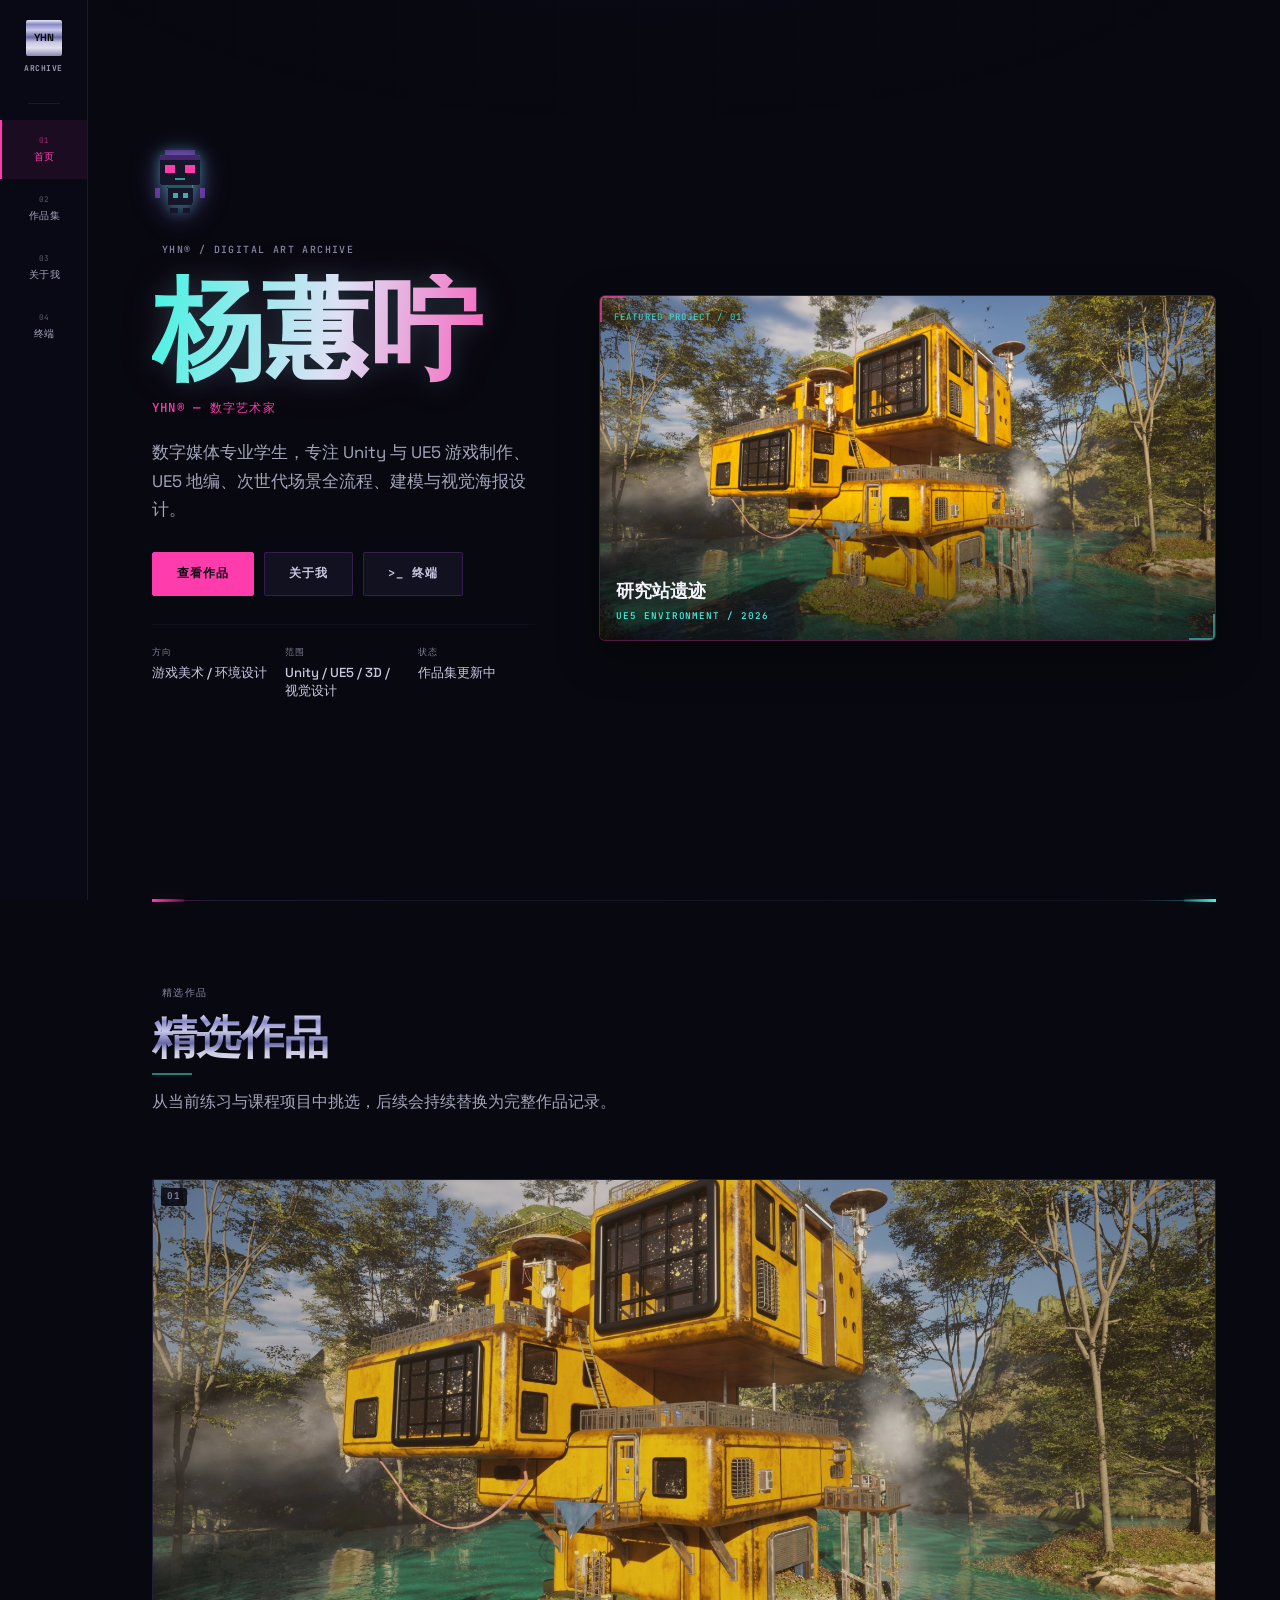
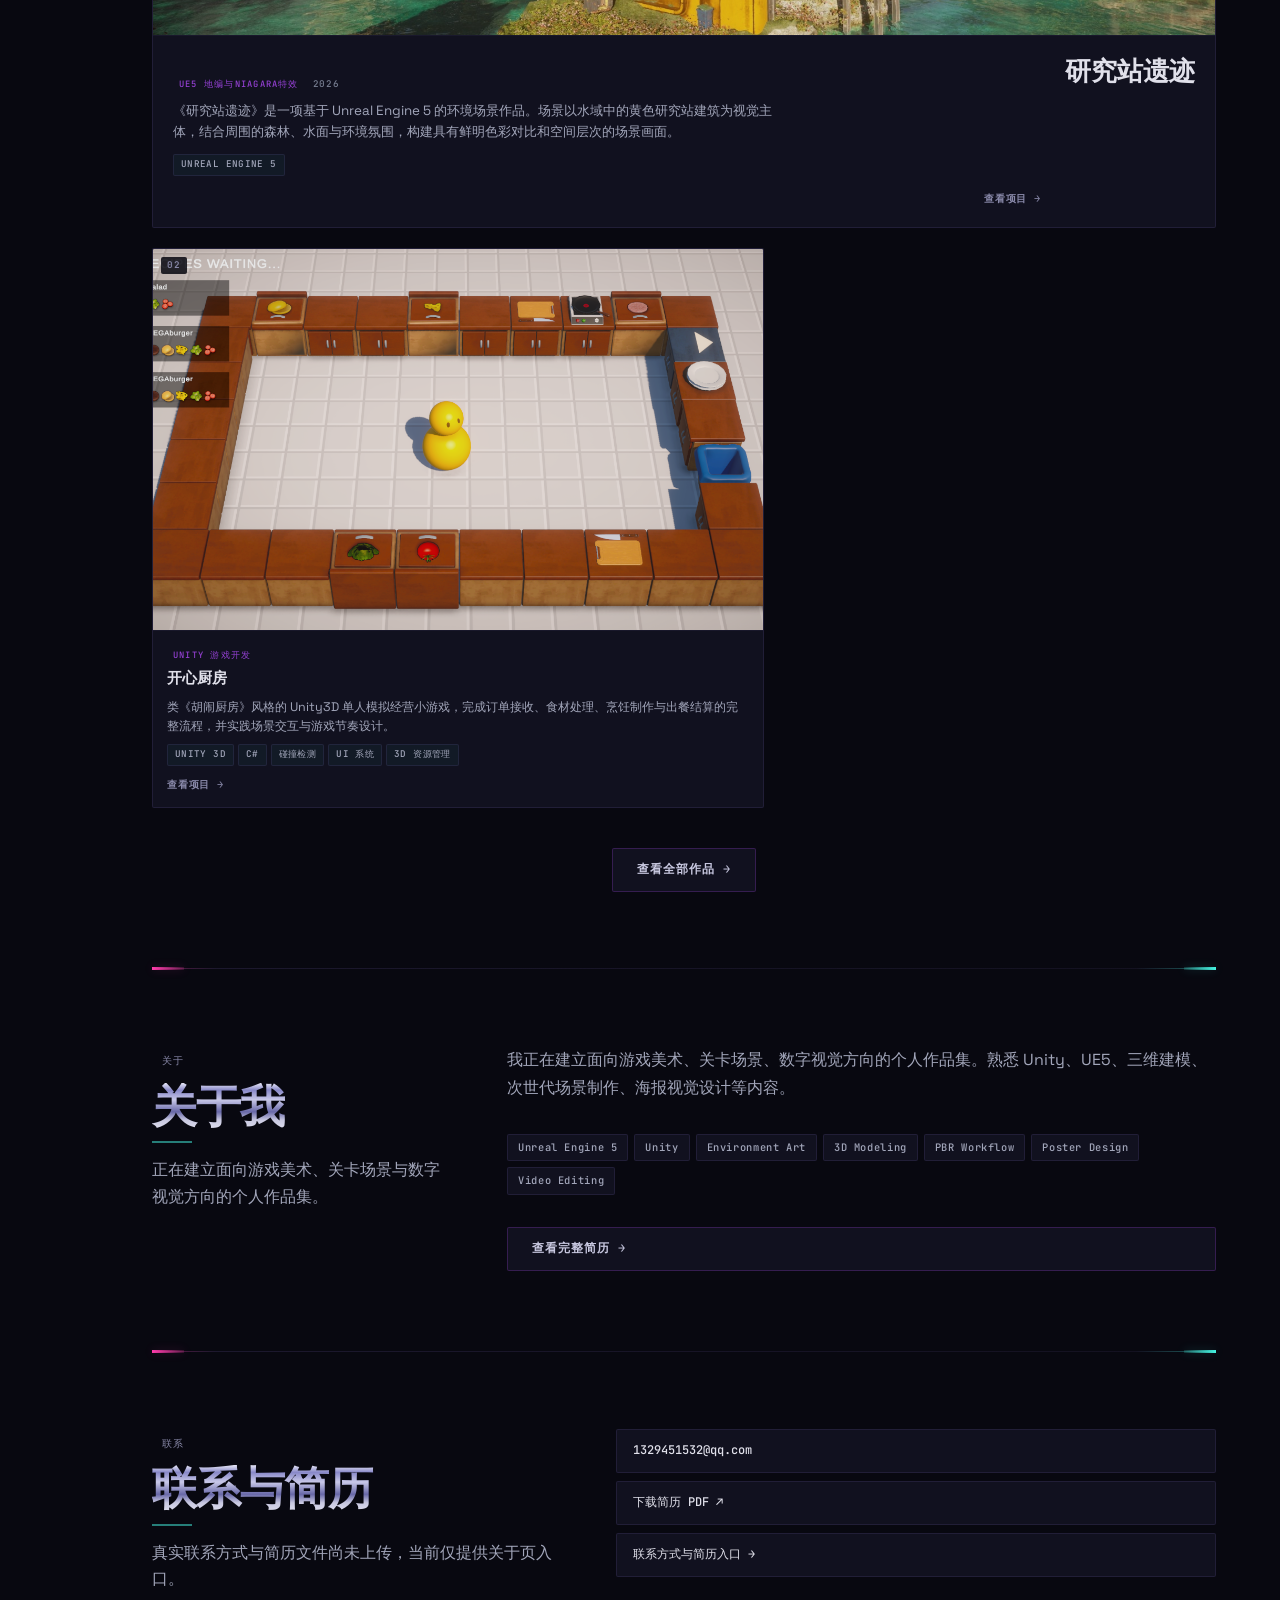
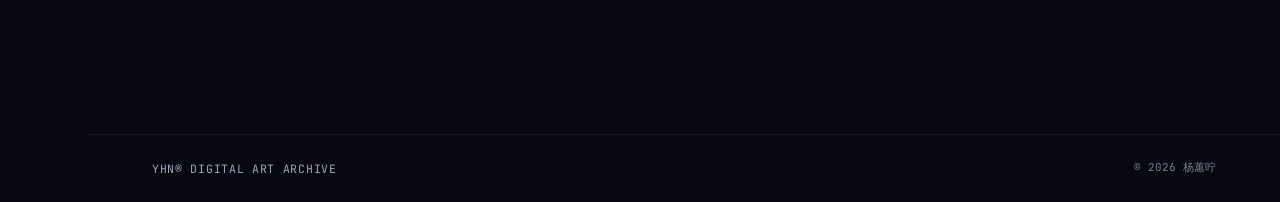
<file: index.html>
<!doctype html>
<html lang="zh-CN">
  <head>
    <meta charset="UTF-8" />
    <meta name="viewport" content="width=device-width, initial-scale=1.0" />
    <title>YHN® — Digital Art Archive</title>
    <meta name="description" content="YHN® Digital Art Archive — 杨蕙咛的个人数字作品集，展示 Unity、UE5、建模与视觉设计作品。" />
    <link rel="icon" type="image/svg+xml" href="./favicon.svg" />
    <link rel="preconnect" href="https://fonts.googleapis.com" />
    <link rel="preconnect" href="https://fonts.gstatic.com" crossorigin />
    <link href="https://fonts.googleapis.com/css2?family=Space+Grotesk:wght@400;500;600;700&family=JetBrains+Mono:wght@400;500&display=swap" rel="stylesheet" />
    <link rel="stylesheet" href="./styles.css" />
  </head>
  <body>
    <div class="bg-grid" aria-hidden="true"></div>
    <div class="scroll-progress" id="scrollProgress"></div>

    <header class="site-header">
      <a class="brand" href="./index.html">
        <span class="brand-mark">YHN</span>
        <span>Archive</span>
      </a>
      <button class="nav-toggle" id="navToggle" aria-label="打开菜单" aria-expanded="false">
        <span></span><span></span><span></span>
      </button>
      <div class="nav-divider"></div>
      <nav class="top-nav" id="topNav" aria-label="主导航">
        <a href="./index.html" class="is-active" aria-current="page"><span class="nav-num">01</span>首页</a>
        <a href="./works.html"><span class="nav-num">02</span>作品集</a>
        <a href="./about.html"><span class="nav-num">03</span>关于我</a>
        <a href="./terminal.html"><span class="nav-num">04</span>终端</a>
      </nav>
    </header>

    <main id="top" class="home-main">
      <section class="hero">
        <div class="hero-content">
          <p class="eyebrow">YHN® / Digital Art Archive</p>
          <h1>杨蕙咛</h1>
          <p class="hero-sub">YHN® — 数字艺术家</p>
          <p class="hero-copy">
            数字媒体专业学生，专注 Unity 与 UE5 游戏制作、UE5 地编、次世代场景全流程、建模与视觉海报设计。
          </p>
          <div class="hero-actions">
            <a class="button primary" href="./works.html">查看作品</a>
            <a class="button secondary" href="./about.html">关于我</a>
            <a class="button secondary" href="./terminal.html">&gt;_ 终端</a>
          </div>
          <dl class="hero-spec" aria-label="创作方向与能力范围">
            <div>
              <dt>方向</dt>
              <dd>游戏美术 / 环境设计</dd>
            </div>
            <div>
              <dt>范围</dt>
              <dd>Unity / UE5 / 3D / 视觉设计</dd>
            </div>
            <div>
              <dt>状态</dt>
              <dd>作品集更新中</dd>
            </div>
          </dl>
        </div>
        <div class="hero-visual" aria-hidden="false">
          <a class="hero-visual-frame" href="./work.html?id=ruins-research-lab" aria-label="查看代表作品：研究站遗迹">
            <img src="./assets/ruins-research-station.png" alt="研究站遗迹 — 黄色漂浮建筑坐落于森林水面之间的 UE5 场景" loading="eager" onerror="this.style.display='none';" />
            <span class="hero-visual-shade" aria-hidden="true"></span>
            <span class="hero-visual-index" aria-hidden="true">FEATURED PROJECT / 01</span>
            <span class="hero-visual-caption">
              <span class="hero-visual-title">研究站遗迹</span>
              <span class="hero-visual-label">UE5 ENVIRONMENT / 2026</span>
            </span>
          </a>
        </div>
      </section>

      <div class="section-divider" aria-hidden="true"></div>


      <section id="featured" class="section works-section">
        <div class="section-heading">
          <p class="eyebrow">精选作品</p>
          <h2>精选作品</h2>
          <p class="section-note">从当前练习与课程项目中挑选，后续会持续替换为完整作品记录。</p>
        </div>
        <div class="work-grid" id="featuredGrid" aria-live="polite"></div>
        <div class="section-more">
          <a class="button secondary" href="./works.html">查看全部作品 →</a>
        </div>
      </section>

      <div class="section-divider" aria-hidden="true"></div>

      <section id="about" class="section about-section reveal">
        <div class="section-heading">
          <p class="eyebrow">关于</p>
          <h2>关于我</h2>
          <p class="section-note">正在建立面向游戏美术、关卡场景与数字视觉方向的个人作品集。</p>
        </div>
        <div class="about-copy">
          <p>
            我正在建立面向游戏美术、关卡场景、数字视觉方向的个人作品集。熟悉 Unity、UE5、三维建模、次世代场景制作、海报视觉设计等内容。
          </p>
          <ul class="skill-tags" aria-label="技能标签">
            <li>Unreal Engine 5</li>
            <li>Unity</li>
            <li>Environment Art</li>
            <li>3D Modeling</li>
            <li>PBR Workflow</li>
            <li>Poster Design</li>
            <li>Video Editing</li>
          </ul>
          <a class="button secondary" href="./about.html" style="margin-top:16px;">查看完整简历 →</a>
        </div>
      </section>

      <div class="section-divider" aria-hidden="true"></div>

      <section id="contact" class="section contact-section reveal">
        <div class="section-heading">
          <p class="eyebrow">联系</p>
          <h2>联系与简历</h2>
          <p class="section-note">真实联系方式与简历文件尚未上传，当前仅提供关于页入口。</p>
        </div>
        <div class="contact-panel" id="homeContactLinks" aria-label="联系方式与简历入口"></div>
      </section>
    </main>

    <footer class="site-footer home-footer">
      <div class="footer-inner">
        <span class="footer-brand">YHN® Digital Art Archive</span>
        <span class="footer-note">© 2026 杨蕙咛</span>
      </div>
    </footer>

    <script src="./data.js"></script>
    <script src="./script.js"></script>
    <script>
      (function() {
        const grid = document.getElementById("featuredGrid");
        const featured = projects.filter(function(p) { return p.featured; }).slice(0, 4);

        grid.innerHTML = featured.map(function(p, i) {
          const sizes = ["feature", "wide", "tall", "feature"];
          const sizeClass = " work-card--" + sizes[i % sizes.length];
          return renderWorkCard(p, i, sizeClass);
        }).join("");

        grid.addEventListener("click", function(e) {
          const card = e.target.closest(".work-card");
          if (!card) return;
          window.location.href = "./work.html?id=" + card.dataset.slug;
        });

        grid.addEventListener("keydown", function(e) {
          if (e.key !== "Enter" && e.key !== " ") return;
          const card = e.target.closest(".work-card");
          if (!card) return;
          e.preventDefault();
          window.location.href = "./work.html?id=" + card.dataset.slug;
        });

        const contactLinks = [];
        if (profile.email) {
          contactLinks.push('<a href="mailto:' + profile.email + '">' + profile.email + '</a>');
        }
        Object.keys(profile.social).forEach(function(key) {
          if (profile.social[key]) {
            const labels = { bilibili: "Bilibili", artstation: "ArtStation", behance: "Behance" };
            contactLinks.push('<a href="' + profile.social[key] + '" target="_blank" rel="noopener noreferrer">' + labels[key] + ' ↗</a>');
          }
        });
        if (profile.resume) {
          contactLinks.push('<a href="' + profile.resume + '" target="_blank" rel="noopener noreferrer">下载简历 PDF ↗</a>');
        }
        contactLinks.push('<a href="./about.html">联系方式与简历入口 →</a>');
        document.getElementById("homeContactLinks").innerHTML = contactLinks.join("");
      })();
    </script>
  </body>
</html>
</file>
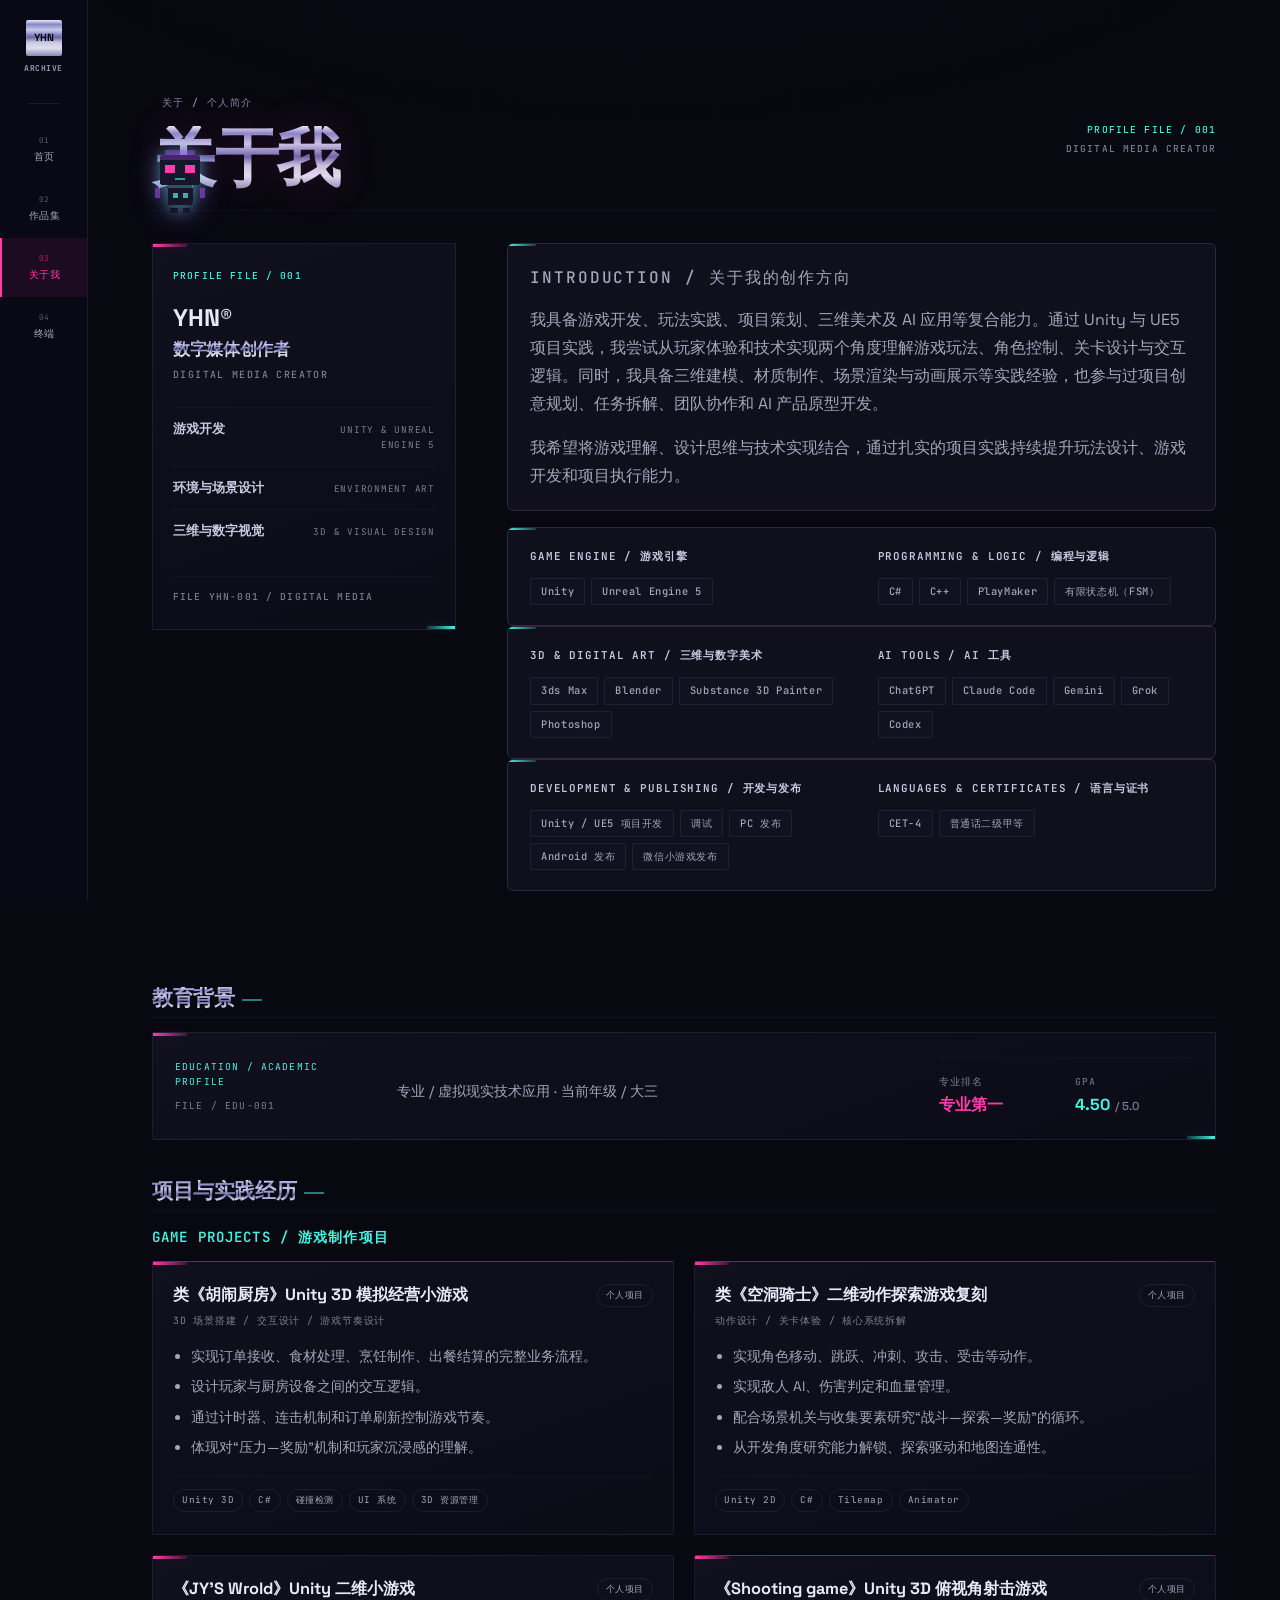
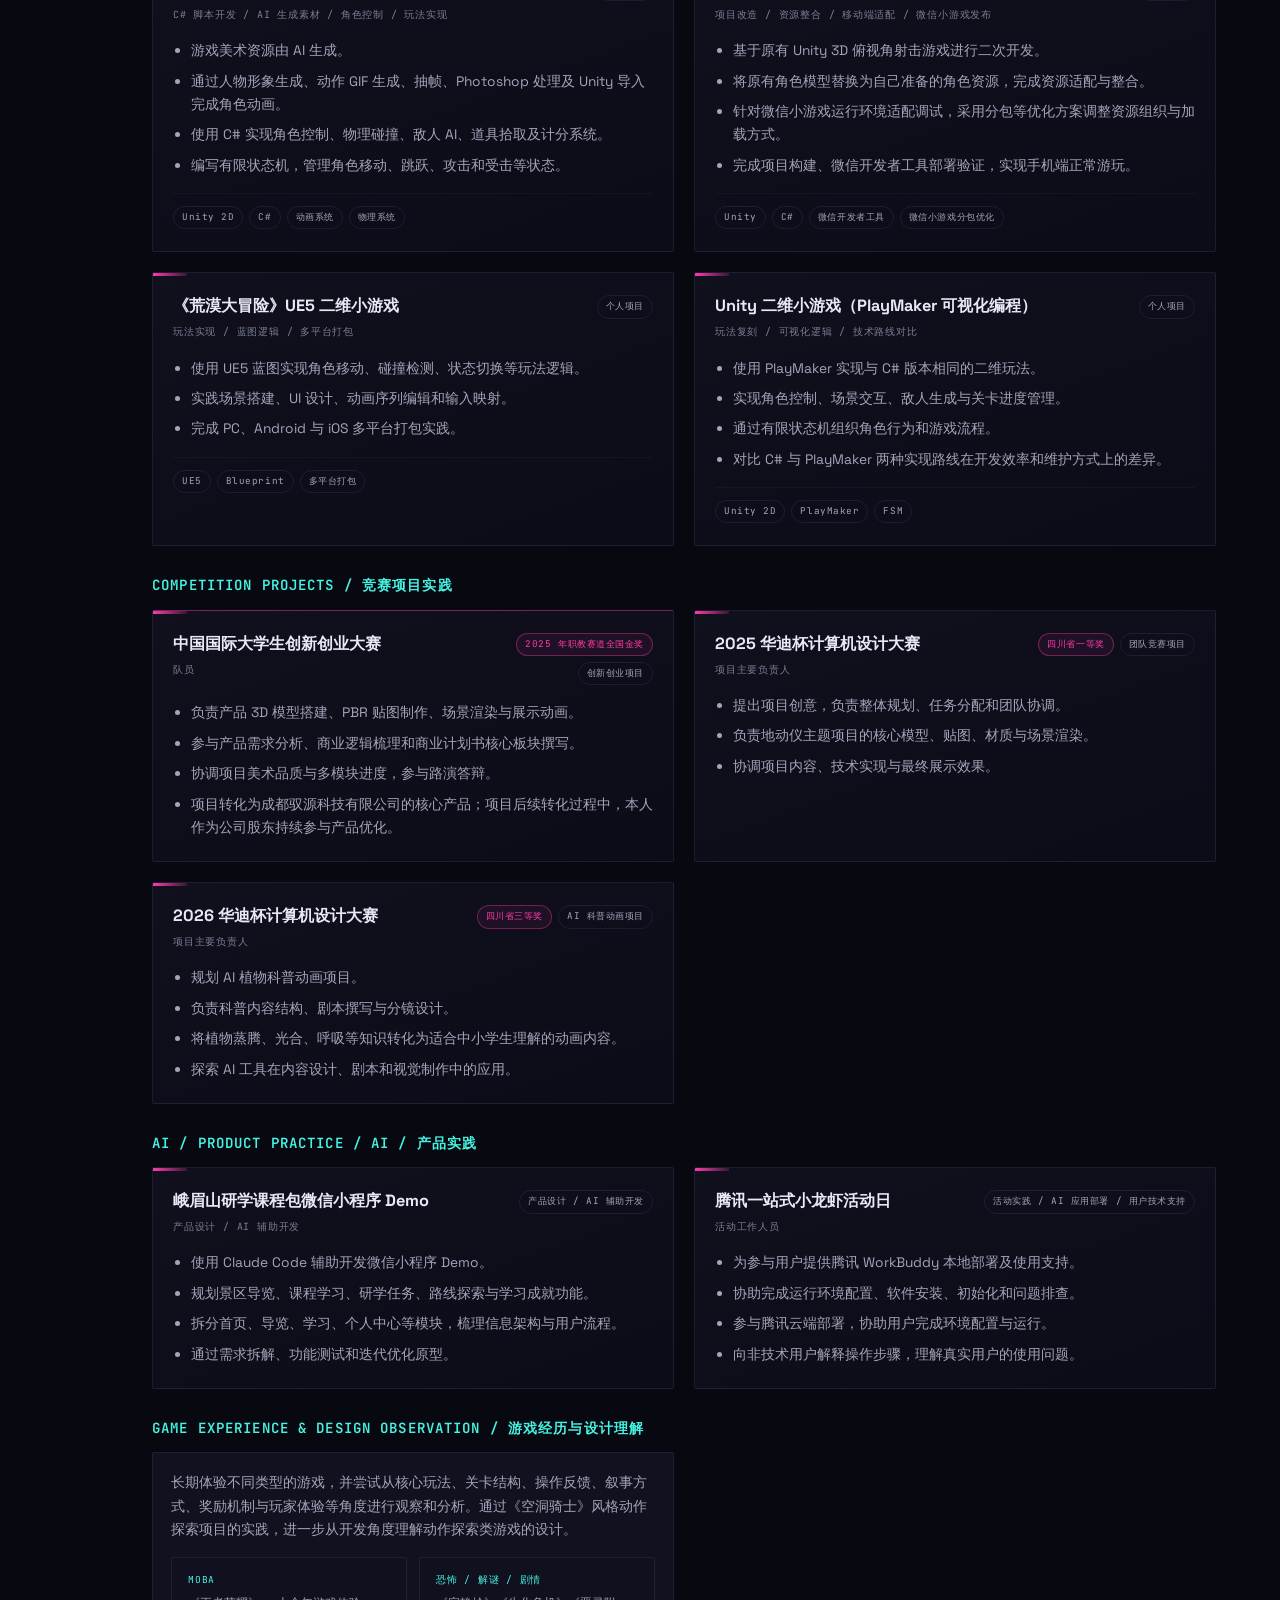
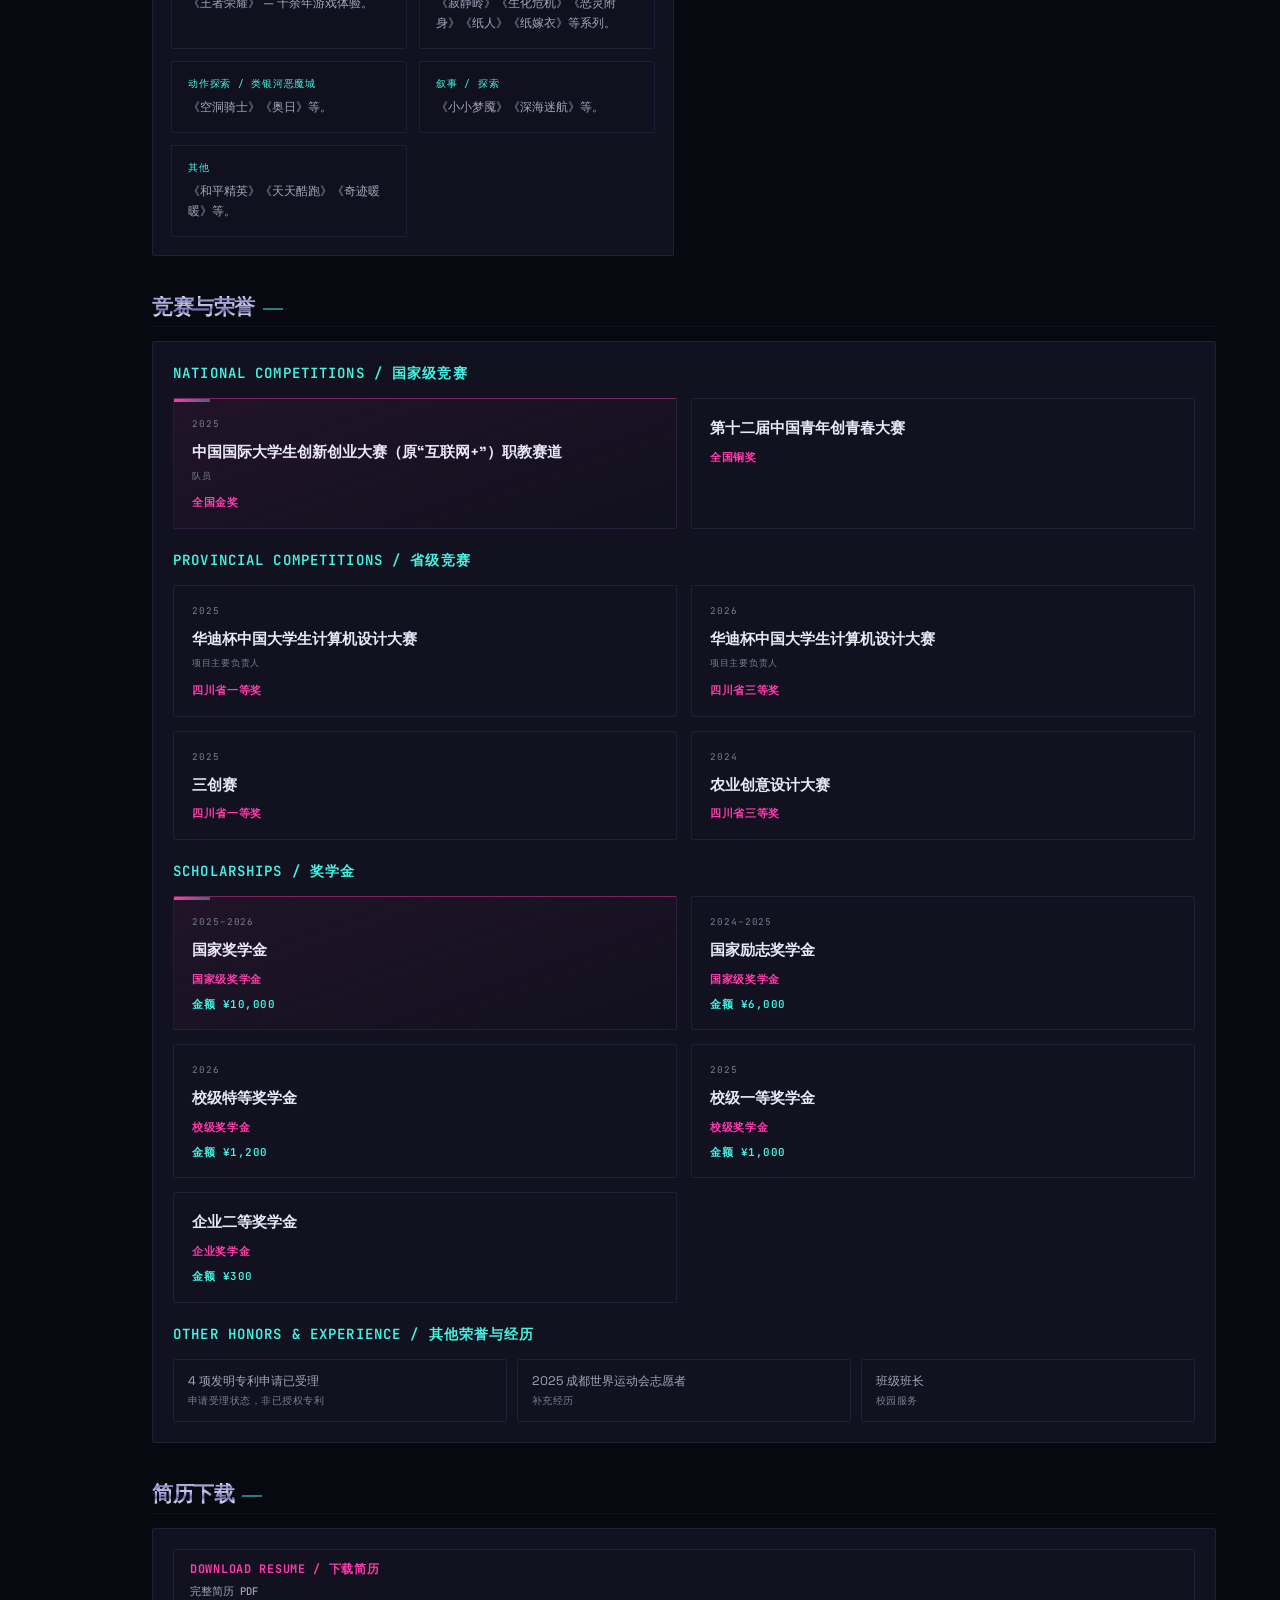
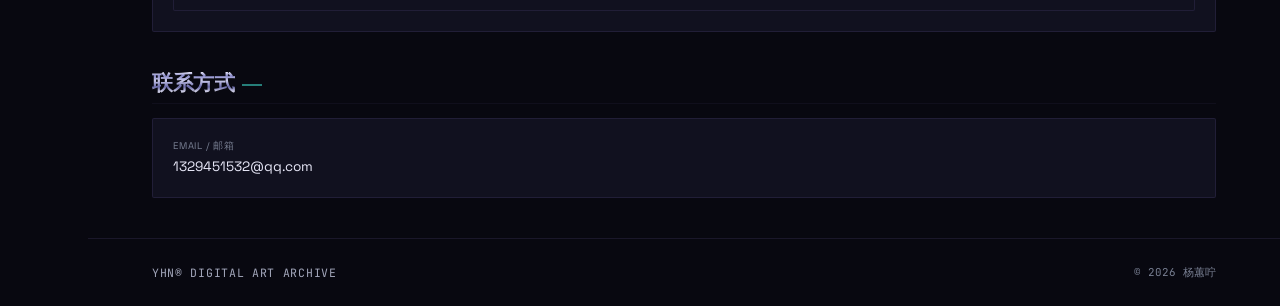
<file: about.html>
<!doctype html>
<html lang="zh-CN">
  <head>
    <meta charset="UTF-8" />
    <meta name="viewport" content="width=device-width, initial-scale=1.0" />
    <title>关于我 — YHN® Digital Art Archive</title>
    <meta name="description" content="YHN® — 个人介绍与简历" />
    <link rel="icon" type="image/svg+xml" href="./favicon.svg" />
    <link rel="preconnect" href="https://fonts.googleapis.com" />
    <link rel="preconnect" href="https://fonts.gstatic.com" crossorigin />
    <link href="https://fonts.googleapis.com/css2?family=Space+Grotesk:wght@400;500;600;700&family=JetBrains+Mono:wght@400;500&display=swap" rel="stylesheet" />
    <link rel="stylesheet" href="./styles.css" />
  </head>
  <body>
    <div class="bg-grid" aria-hidden="true"></div>
    <div class="scroll-progress" id="scrollProgress"></div>

    <header class="site-header">
      <a class="brand" href="./index.html">
        <span class="brand-mark">YHN</span>
        <span>Archive</span>
      </a>
      <button class="nav-toggle" id="navToggle" aria-label="打开菜单" aria-expanded="false">
        <span></span><span></span><span></span>
      </button>
      <div class="nav-divider"></div>
      <nav class="top-nav" id="topNav" aria-label="主导航">
        <a href="./index.html"><span class="nav-num">01</span>首页</a>
        <a href="./works.html"><span class="nav-num">02</span>作品集</a>
        <a href="./about.html" class="is-active" aria-current="page"><span class="nav-num">03</span>关于我</a>
        <a href="./terminal.html"><span class="nav-num">04</span>终端</a>
      </nav>
    </header>

    <main class="sub-page" id="top">
      <section class="page-hero about-hero">
        <div class="about-hero-main">
          <p class="eyebrow">关于 / 个人简介</p>
          <h1>关于我</h1>
        </div>
        <div class="about-hero-meta" aria-label="个人档案标识">
          <p>PROFILE FILE / 001</p>
          <p>DIGITAL MEDIA CREATOR</p>
        </div>
      </section>

      <section class="section about-section">
        <aside class="profile-file" aria-labelledby="profileFileTitle">
          <p class="profile-file-tag">PROFILE FILE / 001</p>
          <p class="profile-file-brand">YHN®</p>
          <h2 id="profileFileTitle" class="profile-file-title">数字媒体创作者</h2>
          <p class="profile-file-en">DIGITAL MEDIA CREATOR</p>
          <ul class="profile-file-list">
            <li>
              <span>游戏开发</span>
              <span>UNITY &amp; UNREAL ENGINE 5</span>
            </li>
            <li>
              <span>环境与场景设计</span>
              <span>ENVIRONMENT ART</span>
            </li>
            <li>
              <span>三维与数字视觉</span>
              <span>3D &amp; VISUAL DESIGN</span>
            </li>
          </ul>
          <p class="profile-file-code">FILE YHN-001 / DIGITAL MEDIA</p>
        </aside>
        <div class="about-copy">
          <article class="about-panel about-intro">
            <p class="about-module-label">INTRODUCTION / 关于我的创作方向</p>
            <p>
              我具备游戏开发、玩法实践、项目策划、三维美术及 AI 应用等复合能力。通过 Unity 与 UE5 项目实践，我尝试从玩家体验和技术实现两个角度理解游戏玩法、角色控制、关卡设计与交互逻辑。同时，我具备三维建模、材质制作、场景渲染与动画展示等实践经验，也参与过项目创意规划、任务拆解、团队协作和 AI 产品原型开发。
            </p>
            <p>
              我希望将游戏理解、设计思维与技术实现结合，通过扎实的项目实践持续提升玩法设计、游戏开发和项目执行能力。
            </p>
          </article>
          <div class="skill-panel-stack" aria-label="技能方向分组">
            <div class="about-panel skill-panel">
              <div class="skill-groups">
                <section class="skill-group">
                  <h3>GAME ENGINE / 游戏引擎</h3>
                  <ul class="skill-tags">
                    <li>Unity</li>
                    <li>Unreal Engine 5</li>
                  </ul>
                </section>
                <section class="skill-group">
                  <h3>PROGRAMMING &amp; LOGIC / 编程与逻辑</h3>
                  <ul class="skill-tags">
                    <li>C#</li>
                    <li>C++</li>
                    <li>PlayMaker</li>
                    <li>有限状态机（FSM）</li>
                  </ul>
                </section>
              </div>
            </div>
            <div class="about-panel skill-panel">
              <div class="skill-groups">
                <section class="skill-group">
                  <h3>3D &amp; DIGITAL ART / 三维与数字美术</h3>
                  <ul class="skill-tags">
                    <li>3ds Max</li>
                    <li>Blender</li>
                    <li>Substance 3D Painter</li>
                    <li>Photoshop</li>
                  </ul>
                </section>
                <section class="skill-group">
                  <h3>AI TOOLS / AI 工具</h3>
                  <ul class="skill-tags">
                    <li>ChatGPT</li>
                    <li>Claude Code</li>
                    <li>Gemini</li>
                    <li>Grok</li>
                    <li>Codex</li>
                  </ul>
                </section>
              </div>
            </div>
            <div class="about-panel skill-panel">
              <div class="skill-groups">
                <section class="skill-group">
                  <h3>DEVELOPMENT &amp; PUBLISHING / 开发与发布</h3>
                  <ul class="skill-tags">
                    <li>Unity / UE5 项目开发</li>
                    <li>调试</li>
                    <li>PC 发布</li>
                    <li>Android 发布</li>
                    <li>微信小游戏发布</li>
                  </ul>
                </section>
                <section class="skill-group">
                  <h3>LANGUAGES &amp; CERTIFICATES / 语言与证书</h3>
                  <ul class="skill-tags">
                    <li>CET-4</li>
                    <li>普通话二级甲等</li>
                  </ul>
                </section>
              </div>
            </div>
          </div>
        </div>
      </section>

      <section class="section about-block">
        <h2>教育背景</h2>
        <div class="education-card" id="aboutEducation">
          <div class="education-card-meta">
            <p class="education-label">EDUCATION / ACADEMIC PROFILE</p>
            <p class="education-code">FILE / EDU-001</p>
          </div>
          <div class="education-primary">
            <p class="education-major">专业 / 虚拟现实技术应用 · 当前年级 / 大三</p>
          </div>
          <dl class="education-performance">
            <div>
              <dt>专业排名</dt>
              <dd class="education-rank">专业第一</dd>
            </div>
            <div>
              <dt>GPA</dt>
              <dd class="education-gpa">4.50<em>/ 5.0</em></dd>
            </div>
          </dl>
        </div>
      </section>

      <section class="section about-block">
        <h2>项目与实践经历</h2>
        <div class="about-timeline" id="aboutExperience">
        </div>
      </section>

      <section class="section about-block">
        <h2>竞赛与荣誉</h2>
        <div class="about-timeline" id="aboutAwards">
        </div>
      </section>

      <section class="section about-block">
        <h2>简历下载</h2>
        <div class="contact-panel" id="resumePanel">
          <div class="resume-status">
            <p class="resume-status-label">PDF STATUS / PENDING</p>
            <p class="resume-status-note">简历 PDF 尚未上传，上传后将在此提供下载入口。</p>
          </div>
        </div>
      </section>

      <section class="section about-block">
        <h2>联系方式</h2>
        <div class="contact-panel" id="contactPanel"></div>
      </section>
    </main>

    <footer class="site-footer">
      <div class="footer-inner">
        <span class="footer-brand">YHN® Digital Art Archive</span>
        <span class="footer-note">© 2026 杨蕙咛</span>
      </div>
    </footer>

    <script src="./data.js"></script>
    <script>
      (function() {
        if (profile.resume) {
          const resumePanel = document.getElementById("resumePanel");
          resumePanel.innerHTML = "";
          const resumeLink = document.createElement("a");
          resumeLink.className = "resume-download";
          resumeLink.href = profile.resume;
          resumeLink.download = "Yang-Huining-Resume.pdf";
          resumeLink.innerHTML = '<span class="resume-download-label"><strong>DOWNLOAD RESUME / 下载简历</strong><small>完整简历 PDF</small></span>';
          resumePanel.appendChild(resumeLink);
        }

        const experiencePanel = document.getElementById("aboutExperience");
        if (Array.isArray(profile.experience) && profile.experience.length) {
          experiencePanel.className = "experience-groups";
          const groupLabels = {
            game: "GAME PROJECTS / 游戏制作项目",
            competition: "COMPETITION PROJECTS / 竞赛项目实践",
            aiProduct: "AI / PRODUCT PRACTICE / AI / 产品实践",
            gameExperience: "GAME EXPERIENCE & DESIGN OBSERVATION / 游戏经历与设计理解"
          };
          let activeSection = "";
          let activeList = null;

          const beginExperienceGroup = function(section) {
            const group = document.createElement("div");
            group.className = "experience-group";
            const label = document.createElement("p");
            label.className = "experience-group-label";
            label.textContent = groupLabels[section] || "";
            activeList = document.createElement("div");
            activeList.className = "experience-list";
            group.appendChild(label);
            group.appendChild(activeList);
            experiencePanel.appendChild(group);
            activeSection = section;
          };

          profile.experience.forEach(function(item) {
            const section = item.section || "game";
            if (section !== activeSection) {
              beginExperienceGroup(section);
            }
            const card = document.createElement("article");
            card.className = item.featured ? "experience-card is-featured" : "experience-card";

            const header = document.createElement("div");
            header.className = "experience-header";
            header.innerHTML = '<div class="experience-heading"><h3></h3><p class="experience-role"></p></div><div class="experience-tags"></div>';
            header.querySelector("h3").textContent = item.title;
            header.querySelector(".experience-role").textContent = item.role || "";

            const tagList = header.querySelector(".experience-tags");
            if (item.result) {
              const resultTag = document.createElement("span");
              resultTag.className = "experience-result";
              resultTag.textContent = item.result;
              tagList.appendChild(resultTag);
            }
            if (item.category) {
              const categoryTag = document.createElement("span");
              categoryTag.className = "experience-type";
              categoryTag.textContent = item.category;
              tagList.appendChild(categoryTag);
            }

            const pointList = document.createElement("ul");
            pointList.className = "experience-points";
            (item.points || []).slice(0, 4).forEach(function(point) {
              const li = document.createElement("li");
              li.textContent = point;
              pointList.appendChild(li);
            });

            card.appendChild(header);
            card.appendChild(pointList);
            if (Array.isArray(item.tech) && item.tech.length) {
              const techList = document.createElement("ul");
              techList.className = "experience-tech";
              item.tech.forEach(function(tech) {
                const li = document.createElement("li");
                li.textContent = tech;
                techList.appendChild(li);
              });
              card.appendChild(techList);
            }
            activeList.appendChild(card);
          });

          if (profile.gameInsights && Array.isArray(profile.gameInsights.categories) && profile.gameInsights.categories.length) {
            beginExperienceGroup("gameExperience");
            const insightPanel = document.createElement("div");
            insightPanel.className = "game-insight-panel";
            const insightNote = document.createElement("p");
            insightNote.className = "game-insight-description";
            insightNote.textContent = profile.gameInsights.description || "";
            const categoryList = document.createElement("ul");
            categoryList.className = "game-insight-categories";

            profile.gameInsights.categories.forEach(function(category) {
              const item = document.createElement("li");
              const label = document.createElement("p");
              label.className = "game-insight-label";
              label.textContent = category.label || "";
              const titles = document.createElement("p");
              titles.className = "game-insight-titles";
              titles.textContent = (category.titles || []).join(" ");
              item.appendChild(label);
              item.appendChild(titles);
              categoryList.appendChild(item);
            });

            insightPanel.appendChild(insightNote);
            insightPanel.appendChild(categoryList);
            activeList.appendChild(insightPanel);
          }
        } else {
          experiencePanel.innerHTML = '<div class="about-placeholder"><span class="placeholder-tag">EMPTY</span><span>此模块暂无数据，待后续补充。</span></div>';
        }

        const awardsPanel = document.getElementById("aboutAwards");
        const appendAwardGroup = function(labelText, records) {
          if (!Array.isArray(records) || !records.length) {
            return;
          }
          const label = document.createElement("p");
          label.className = "awards-group-label";
          label.textContent = labelText;
          const grid = document.createElement("div");
          grid.className = "awards-grid";

          records.forEach(function(record) {
            const card = document.createElement("article");
            card.className = record.featured ? "award-card is-featured" : "award-card";
            if (record.year) {
              const year = document.createElement("span");
              year.className = "award-year";
              year.textContent = record.year;
              card.appendChild(year);
            }
            const title = document.createElement("h3");
            title.textContent = record.title;
            card.appendChild(title);
            if (record.role) {
              const role = document.createElement("p");
              role.className = "award-role";
              role.textContent = record.role;
              card.appendChild(role);
            }
            if (record.level) {
              const level = document.createElement("p");
              level.className = "award-level";
              level.textContent = record.level;
              card.appendChild(level);
            }
            if (record.amount) {
              const amount = document.createElement("p");
              amount.className = "award-amount";
              amount.textContent = "金额 " + record.amount;
              card.appendChild(amount);
            }
            if (Array.isArray(record.contributions) && record.contributions.length) {
              const points = document.createElement("ul");
              points.className = "award-points";
              record.contributions.forEach(function(contribution) {
                const li = document.createElement("li");
                li.textContent = contribution;
                points.appendChild(li);
              });
              card.appendChild(points);
            }
            grid.appendChild(card);
          });

          awardsPanel.appendChild(label);
          awardsPanel.appendChild(grid);
        };

        appendAwardGroup("NATIONAL COMPETITIONS / 国家级竞赛", profile.awards.filter(function(record) {
          return record.tier === "national";
        }));
        appendAwardGroup("PROVINCIAL COMPETITIONS / 省级竞赛", profile.awards.filter(function(record) {
          return record.tier === "province";
        }));
        appendAwardGroup("SCHOLARSHIPS / 奖学金", profile.honors);

        if (Array.isArray(profile.supplements) && profile.supplements.length) {
          const supplementLabel = document.createElement("p");
          supplementLabel.className = "awards-group-label";
          supplementLabel.textContent = "OTHER HONORS & EXPERIENCE / 其他荣誉与经历";
          const supplementList = document.createElement("ul");
          supplementList.className = "awards-supplements";
          profile.supplements.forEach(function(record) {
            const li = document.createElement("li");
            const title = document.createElement("span");
            title.textContent = record.title;
            li.appendChild(title);
            if (record.note) {
              const note = document.createElement("small");
              note.textContent = record.note;
              li.appendChild(note);
            }
            supplementList.appendChild(li);
          });
          awardsPanel.appendChild(supplementLabel);
          awardsPanel.appendChild(supplementList);
        }

        const contactPanel = document.getElementById("contactPanel");
        contactPanel.innerHTML = "";
        if (profile.email) {
          const emailInfo = document.createElement("div");
          emailInfo.className = "contact-info";
          emailInfo.innerHTML = '<span class="contact-label">EMAIL / 邮箱</span><span class="contact-value"></span>';
          emailInfo.querySelector(".contact-value").textContent = profile.email;
          contactPanel.appendChild(emailInfo);
        }
      })();
    </script>
    <script src="./script.js"></script>
  </body>
</html>
</file>
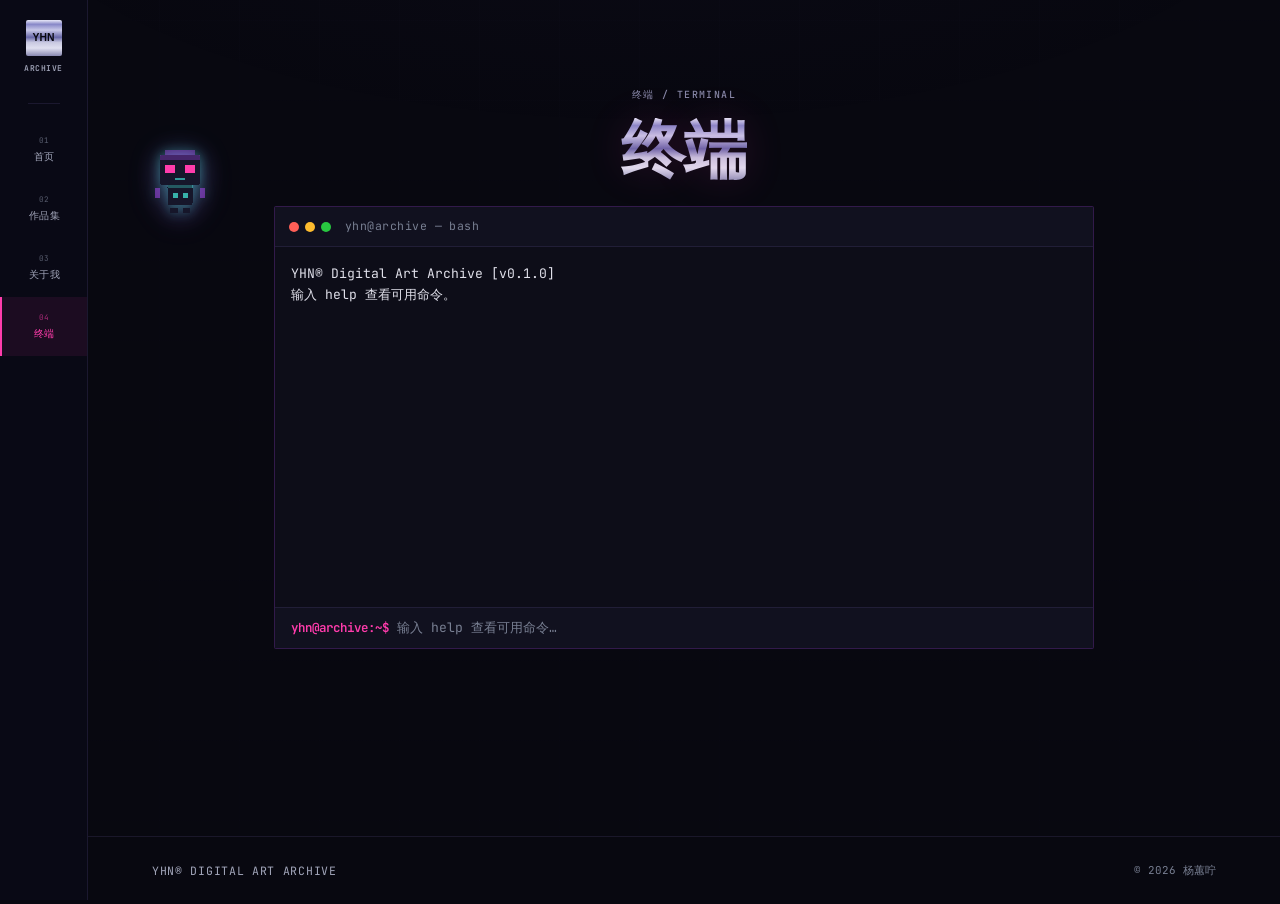
<file: terminal.html>
<!doctype html>
<html lang="zh-CN">
  <head>
    <meta charset="UTF-8" />
    <meta name="viewport" content="width=device-width, initial-scale=1.0" />
    <title>终端 — YHN® Digital Art Archive</title>
    <meta name="description" content="YHN® — 交互终端" />
    <link rel="icon" type="image/svg+xml" href="./favicon.svg" />
    <link rel="preconnect" href="https://fonts.googleapis.com" />
    <link rel="preconnect" href="https://fonts.gstatic.com" crossorigin />
    <link href="https://fonts.googleapis.com/css2?family=JetBrains+Mono:wght@400;500&display=swap" rel="stylesheet" />
    <link rel="stylesheet" href="./styles.css" />
  </head>
  <body>
    <div class="bg-grid" aria-hidden="true"></div>

    <header class="site-header">
      <a class="brand" href="./index.html">
        <span class="brand-mark">YHN</span>
        <span>Archive</span>
      </a>
      <button class="nav-toggle" id="navToggle" aria-label="打开菜单" aria-expanded="false">
        <span></span><span></span><span></span>
      </button>
      <div class="nav-divider"></div>
      <nav class="top-nav" id="topNav" aria-label="主导航">
        <a href="./index.html"><span class="nav-num">01</span>首页</a>
        <a href="./works.html"><span class="nav-num">02</span>作品集</a>
        <a href="./about.html"><span class="nav-num">03</span>关于我</a>
        <a href="./terminal.html" class="is-active" aria-current="page"><span class="nav-num">04</span>终端</a>
      </nav>
    </header>

    <main class="sub-page terminal-page" id="top">
      <section class="page-hero">
        <p class="eyebrow">终端 / Terminal</p>
        <h1>终端</h1>
      </section>
      <div class="terminal-wrap">
        <div class="terminal-header">
          <span class="term-dot" style="background:#ff5f57;"></span>
          <span class="term-dot" style="background:#febc2e;"></span>
          <span class="term-dot" style="background:#28c840;"></span>
          <span class="term-title">yhn@archive — bash</span>
        </div>
        <div class="terminal-output" id="termOutput" tabindex="0" aria-live="polite" aria-label="终端输出"></div>
        <div class="terminal-input-row">
          <span class="term-prompt">yhn@archive:~$</span>
          <input type="text" id="termInput" autocomplete="off" autocorrect="off" autocapitalize="off" spellcheck="false"
            aria-label="输入命令" placeholder="输入 help 查看可用命令…" />
        </div>
      </div>
    </main>

    <footer class="site-footer">
      <div class="footer-inner">
        <span class="footer-brand">YHN® Digital Art Archive</span>
        <span class="footer-note">© 2026 杨蕙咛</span>
      </div>
    </footer>

    <script src="./data.js"></script>
    <script>
      (function() {
        const output = document.getElementById("termOutput");
        const input = document.getElementById("termInput");
        const PROMPT = "yhn@archive:~$";
        const history = [];
        let historyIdx = -1;

        function print(text, className) {
          const line = document.createElement("div");
          line.className = "term-line" + (className ? " " + className : "");
          line.textContent = text;
          output.appendChild(line);
          output.scrollTop = output.scrollHeight;
        }

        function printHTML(html) {
          const line = document.createElement("div");
          line.className = "term-line";
          line.innerHTML = html;
          output.appendChild(line);
          output.scrollTop = output.scrollHeight;
        }

        function clear() {
          output.innerHTML = "";
        }

        const commands = {
          help: function() {
            printHTML("<strong>可用命令：</strong>");
            print("  help            显示此帮助");
            print("  about           个人简介");
            print("  works           列出所有作品");
            print("  skills          技能列表");
            print("  resume          简历状态");
            print("  contact         联系方式");
            print("  whoami          当前身份");
            print("  goto <page>     跳转到页面 (home|works|about|terminal)");
            print("  open <id>       打开指定作品详情");
            print("  clear           清空终端");
          },
          about: function() {
            print(profile.name + " / " + profile.en);
            print(profile.bio);
          },
          works: function() {
            printHTML("<strong>作品列表：</strong>");
            projects.forEach(function(p, i) {
              print("  " + String(i + 1).padStart(2, "0") + ". " + p.title + "  [" + p.category + "]");
            });
            print("");
            print("使用 open <id> 打开详情，例如: open ruins-research-lab");
          },
          skills: function() {
            printHTML("<strong>技能：</strong>");
            profile.skills.forEach(function(s) {
              print("  • " + s);
            });
          },
          resume: function() {
            if (profile.resume) {
              print("简历已上传，点击打开: " + profile.resume);
              printHTML('<a href="' + profile.resume + '" target="_blank">📄 打开简历</a>');
            } else {
              print("简历尚未上传。请将 PDF 放到 assets/ 目录并在 data.js 中配置路径。");
            }
          },
          contact: function() {
            if (profile.email) {
              print("Email: " + profile.email);
            } else {
              print("Email: 待补充");
            }
            var hasSocial = false;
            Object.keys(profile.social).forEach(function(key) {
              if (profile.social[key]) {
                print(key.charAt(0).toUpperCase() + key.slice(1) + ": " + profile.social[key]);
                hasSocial = true;
              }
            });
            if (!hasSocial && !profile.email) {
              print("社交链接均待补充。");
            }
          },
          whoami: function() {
            print(profile.name + " (" + profile.en + ")");
            print(profile.title);
          },
          clear: function() {
            clear();
          },
          goto: function(args) {
            var pages = { home: "index.html", works: "works.html", about: "about.html", terminal: "terminal.html" };
            var target = args[0];
            if (pages[target]) {
              print("跳转到 " + target + " …");
              setTimeout(function() { window.location.href = pages[target]; }, 500);
            } else {
              print("未知页面: " + (target || "(空)") + "。可用: home / works / about / terminal");
            }
          },
          open: function(args) {
            var slug = args[0];
            if (!slug) {
              print("用法: open <project-slug>");
              return;
            }
            var p = projects.find(function(pr) { return pr.slug === slug; });
            if (p) {
              print("打开 " + p.title + " …");
              setTimeout(function() { window.location.href = "./work.html?id=" + p.slug; }, 500);
            } else {
              print("未找到作品: " + slug);
              print("使用 works 查看所有可用的 slug。");
            }
          }
        };

        function execute(raw) {
          var trimmed = raw.trim();
          if (!trimmed) return;
          history.push(trimmed);
          historyIdx = history.length;
          print(PROMPT + " " + trimmed, "term-echo");

          var parts = trimmed.split(/\s+/);
          var cmd = parts[0].toLowerCase();
          var args = parts.slice(1);

          if (commands[cmd]) {
            commands[cmd](args);
          } else {
            print("command not found: " + cmd + " — 输入 help 查看可用命令。", "term-error");
          }
          print("");
        }

        input.addEventListener("keydown", function(e) {
          if (e.key === "Enter") {
            execute(input.value);
            input.value = "";
          } else if (e.key === "ArrowUp") {
            if (historyIdx > 0) {
              historyIdx--;
              input.value = history[historyIdx] || "";
            }
            e.preventDefault();
          } else if (e.key === "ArrowDown") {
            if (historyIdx < history.length - 1) {
              historyIdx++;
              input.value = history[historyIdx] || "";
            } else {
              historyIdx = history.length;
              input.value = "";
            }
            e.preventDefault();
          }
        });

        document.querySelector(".terminal-wrap").addEventListener("click", function() {
          input.focus();
        });

        print("YHN® Digital Art Archive [v0.1.0]");
        print("输入 help 查看可用命令。");
        print("");
        input.focus();
      })();
    </script>
    <script src="./script.js"></script>
  </body>
</html>
</file>
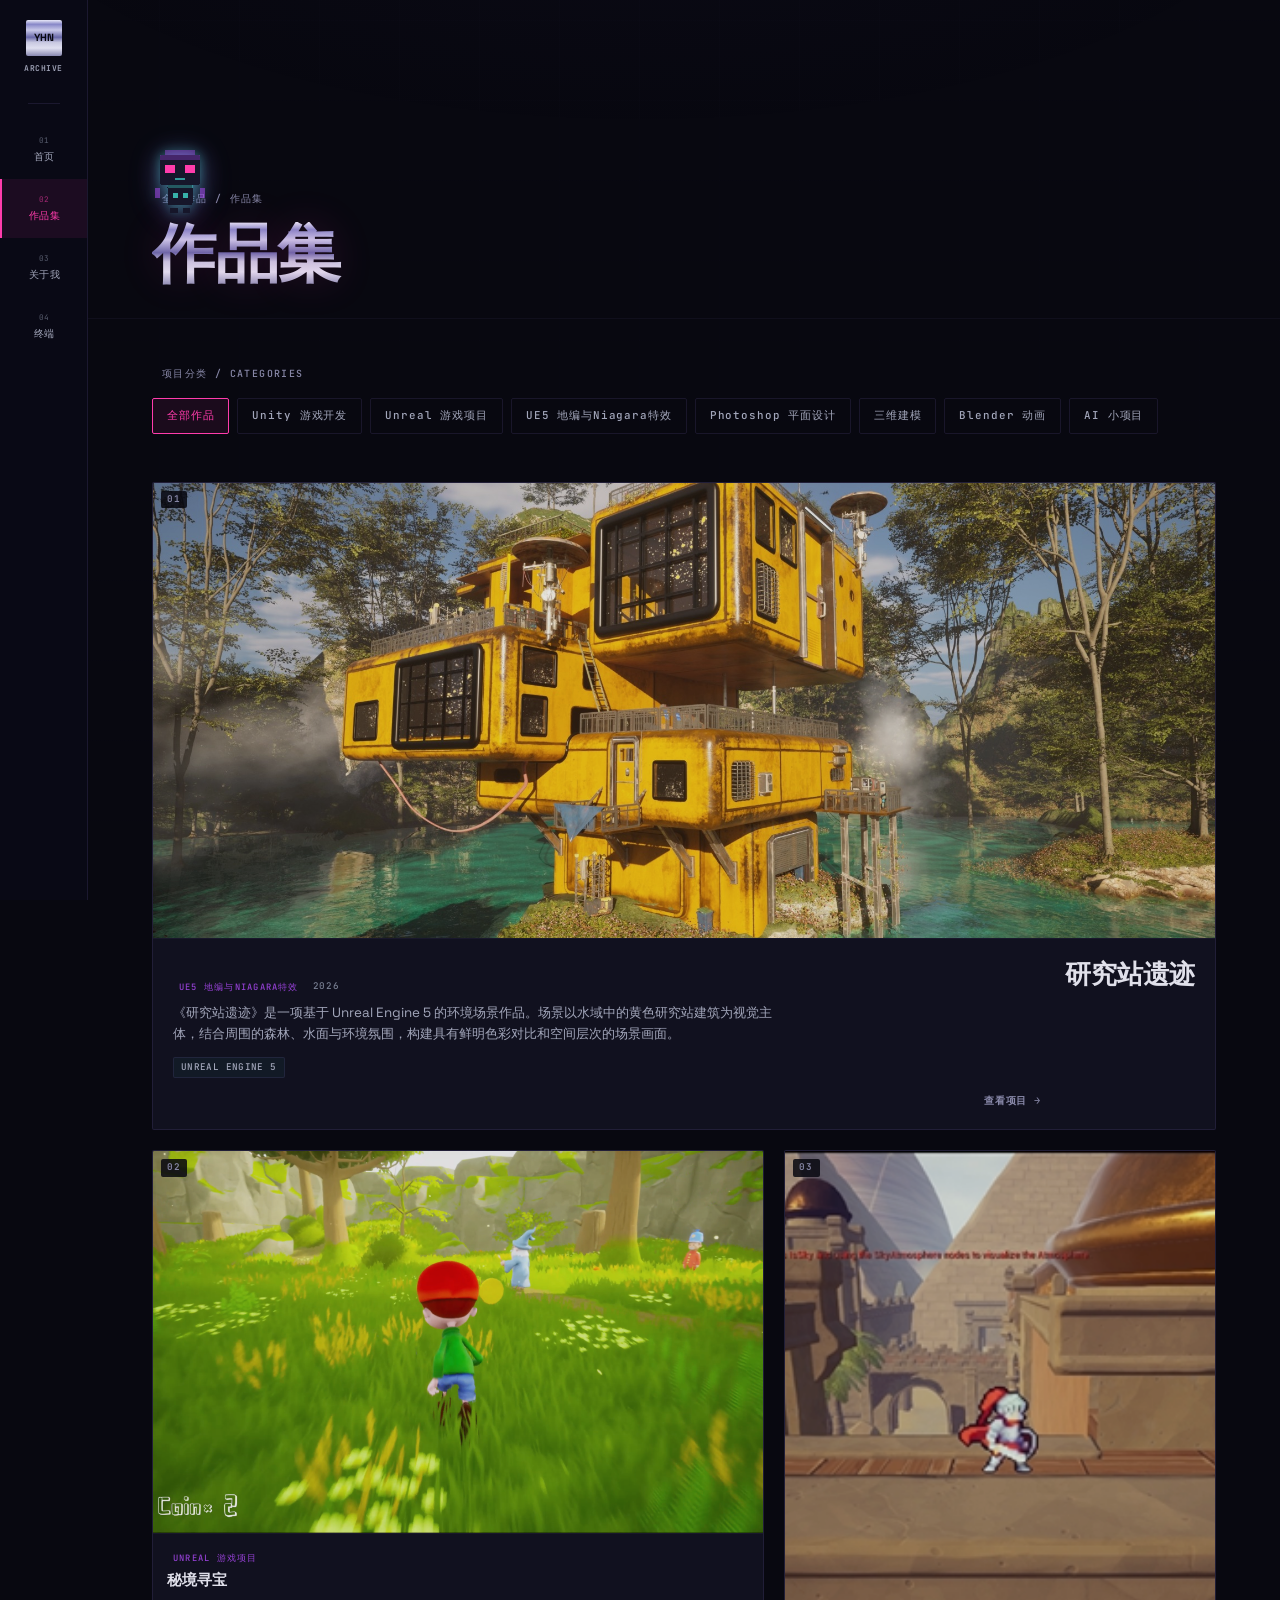
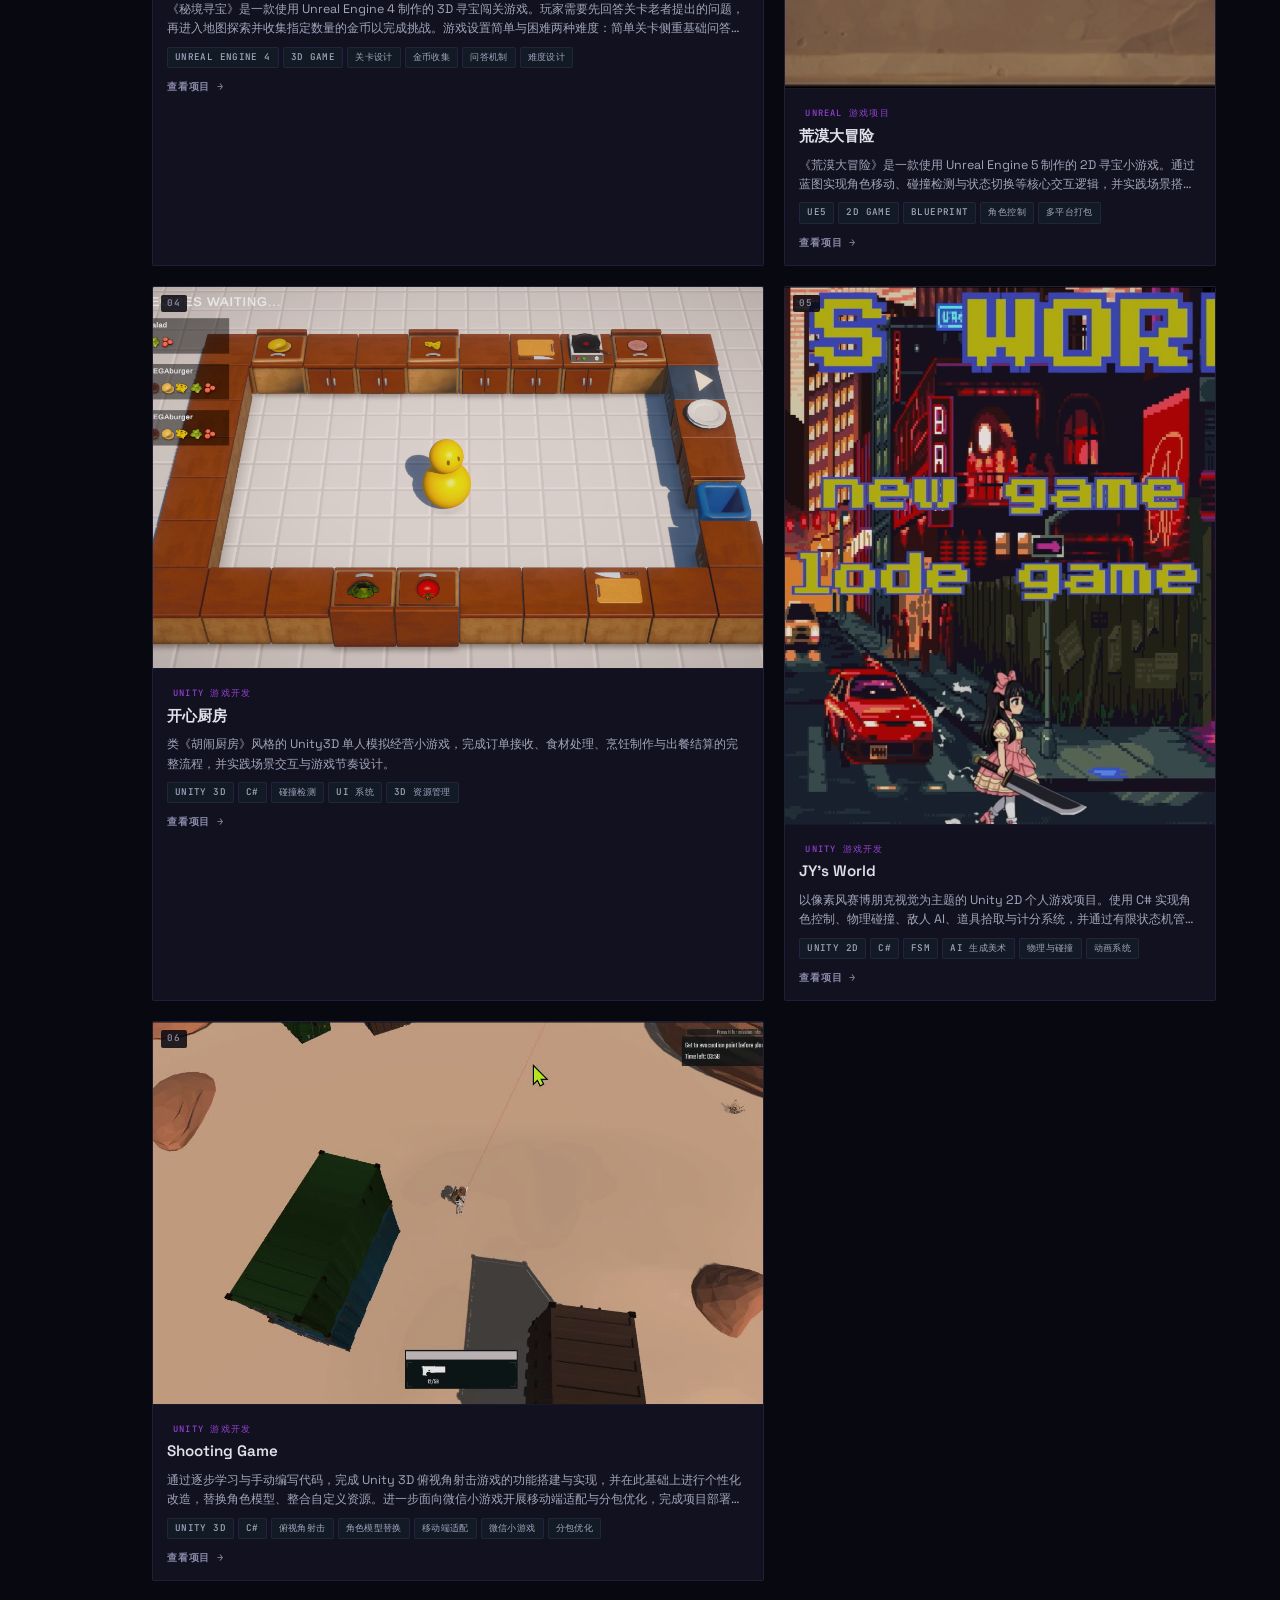
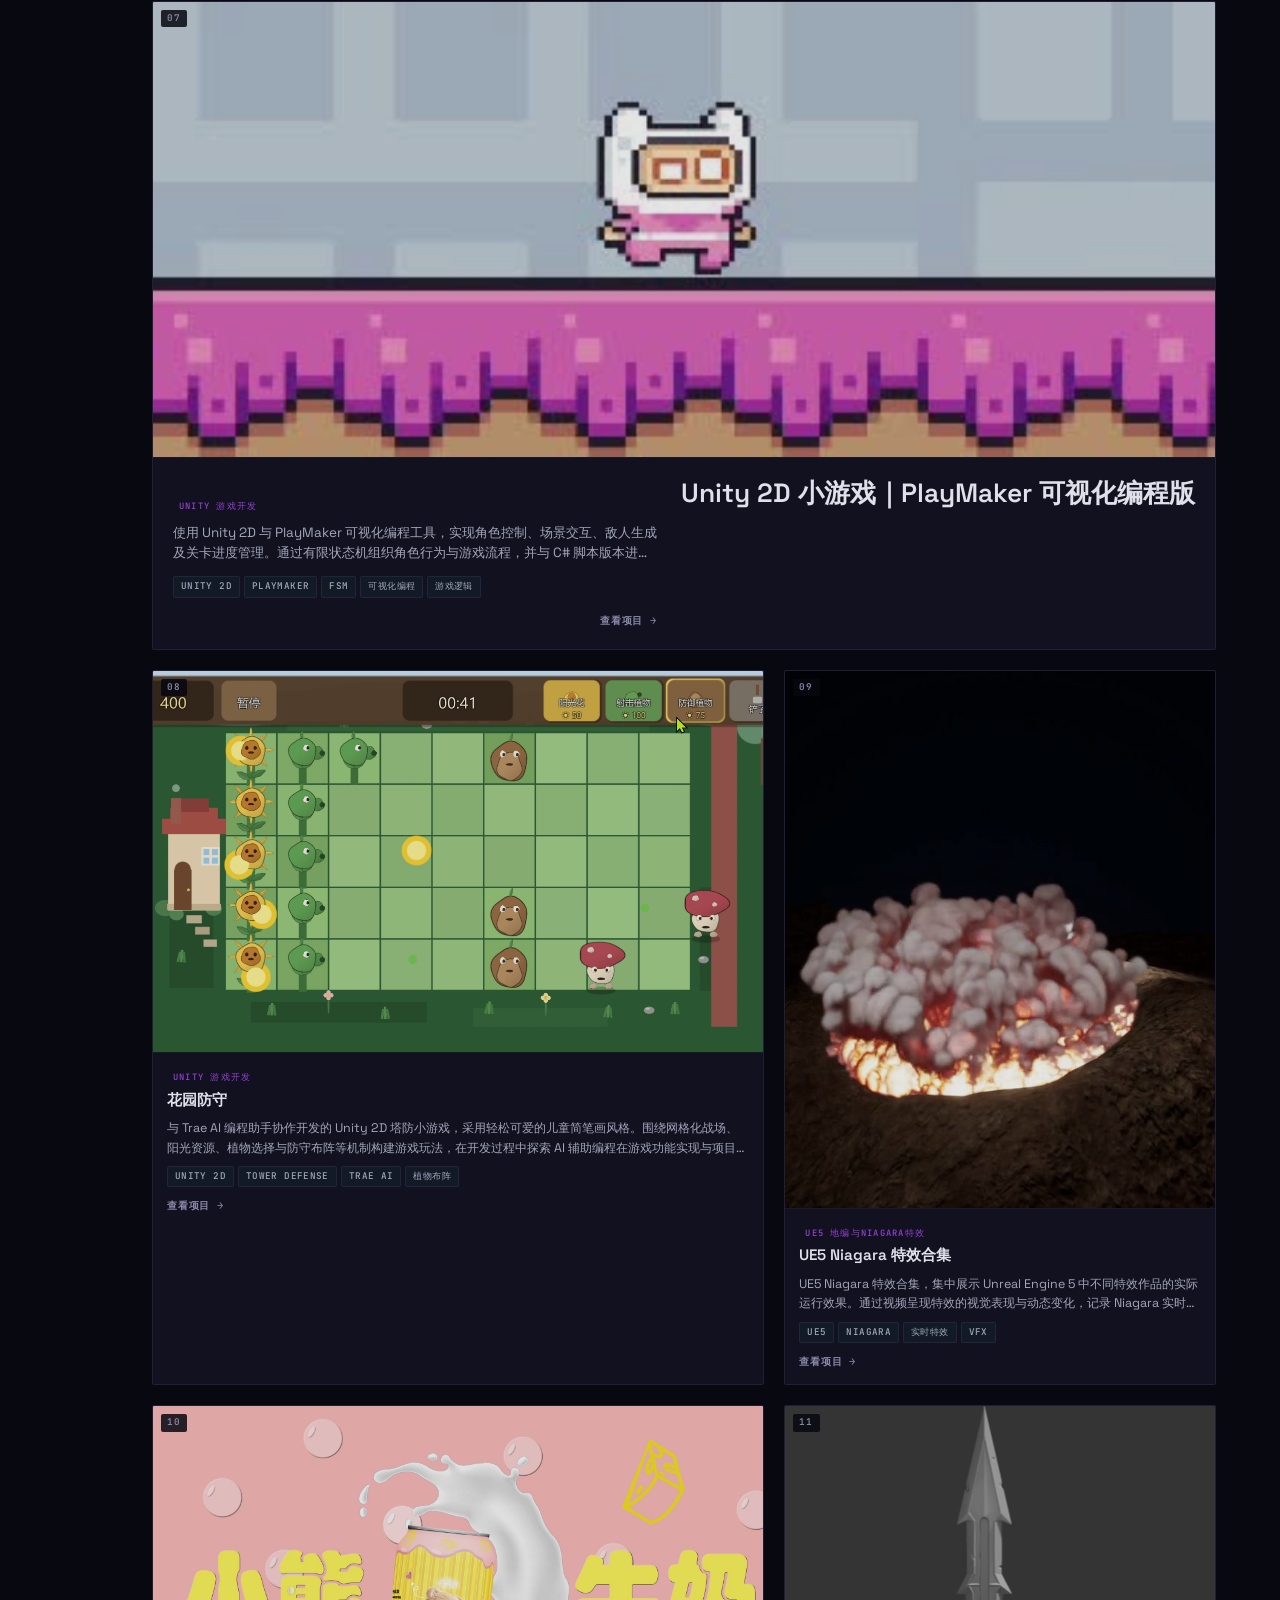
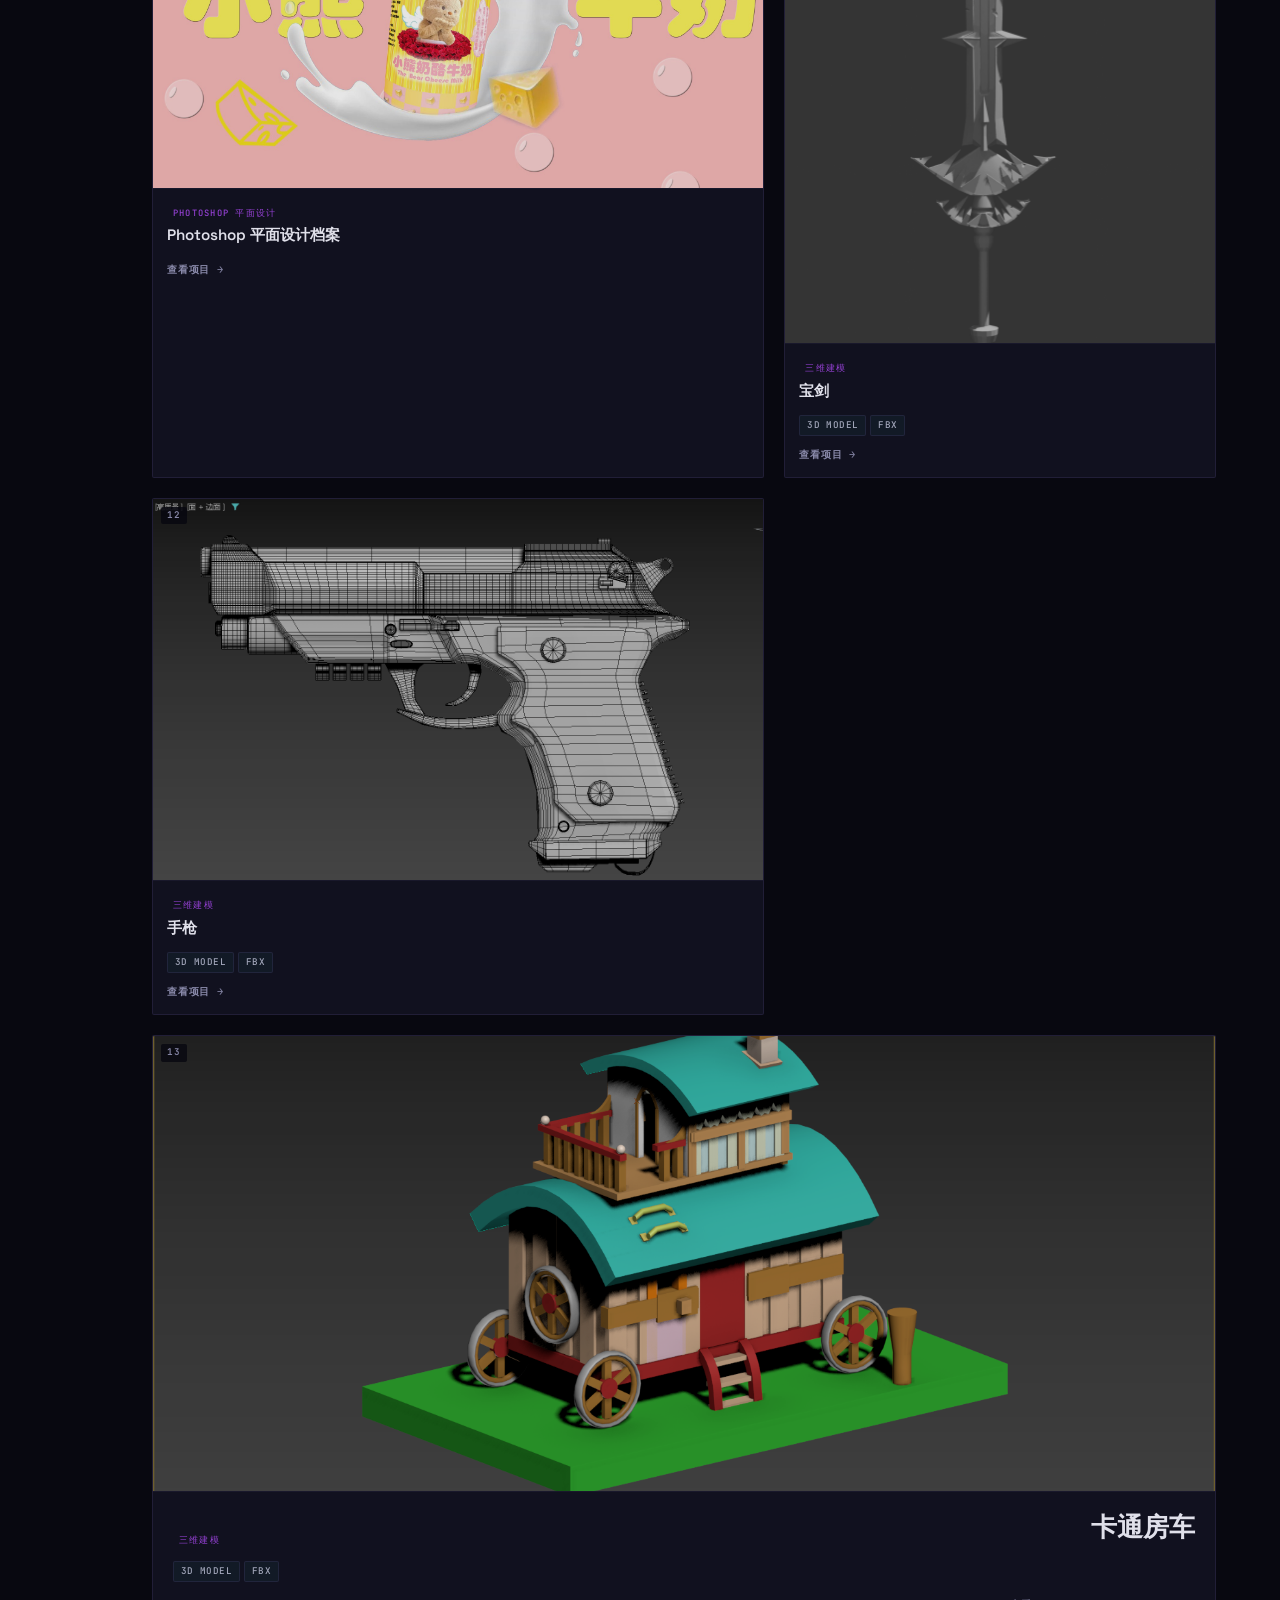
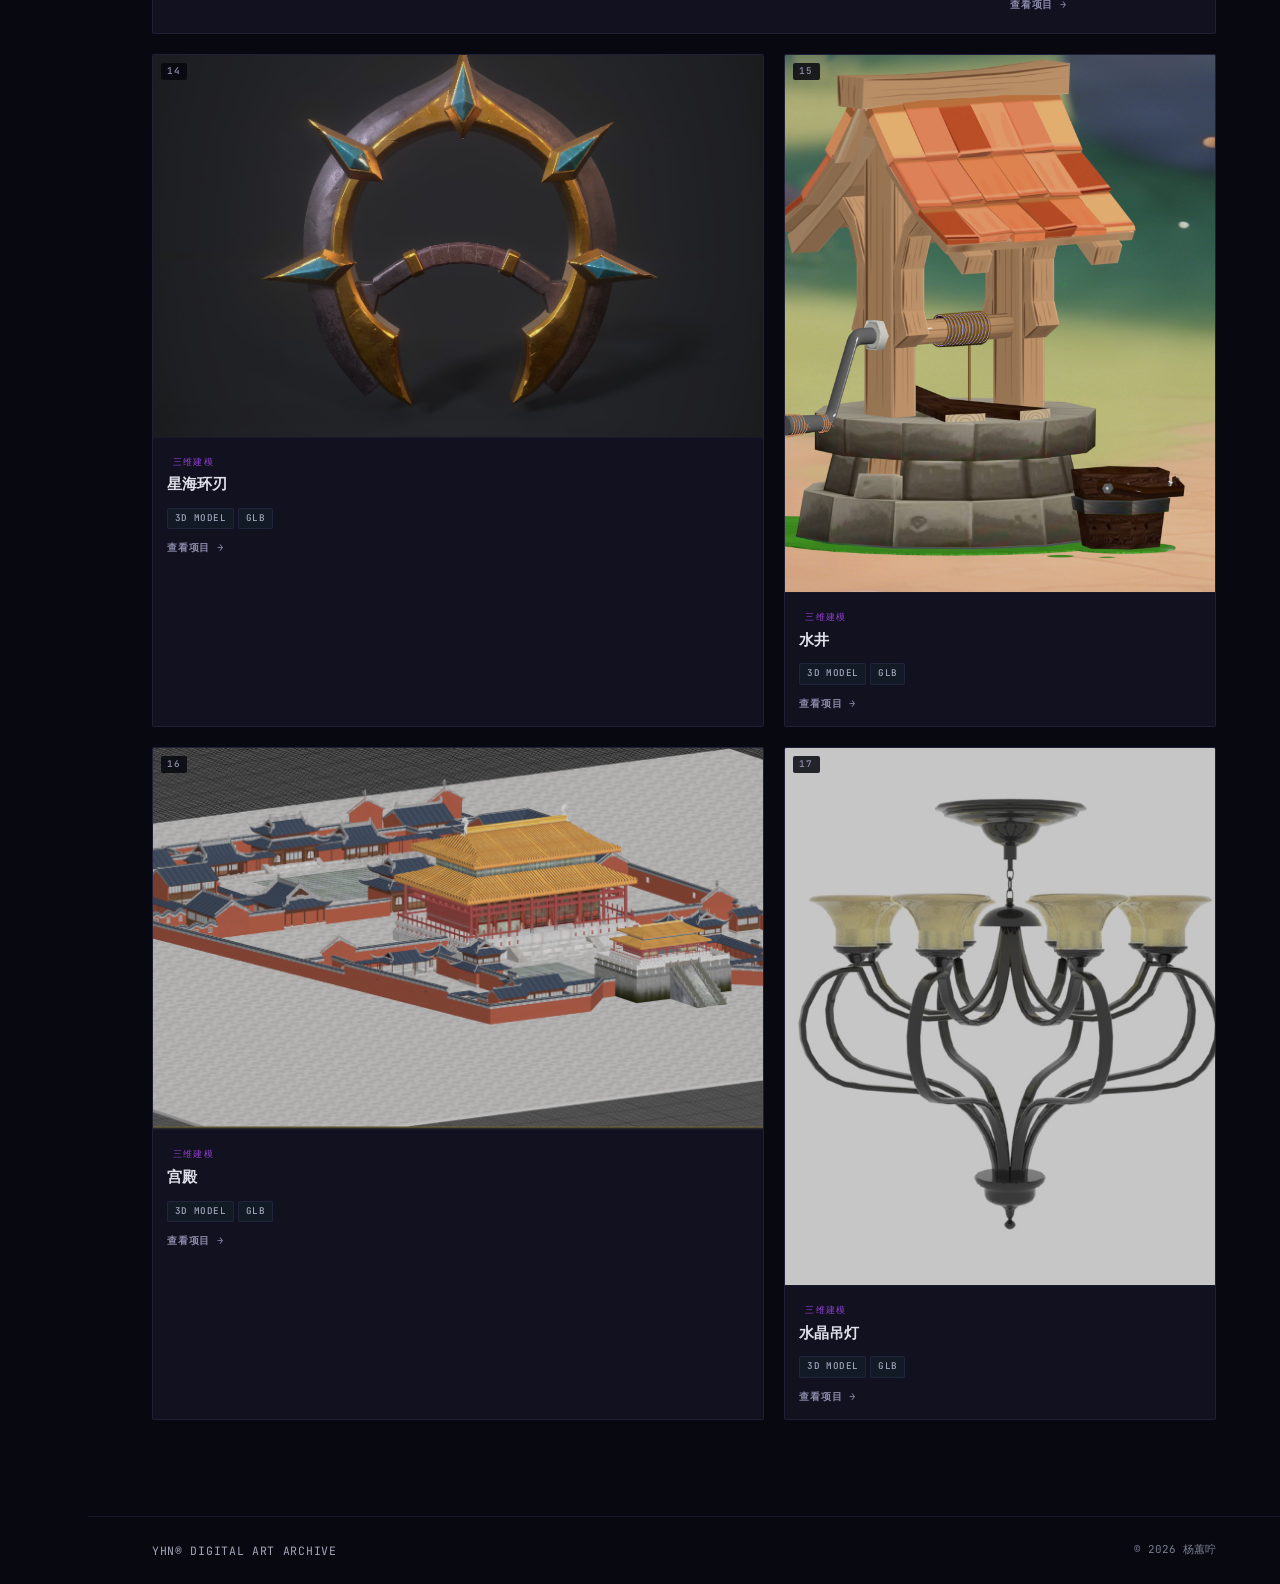
<file: works.html>
<!doctype html>
<html lang="zh-CN">
  <head>
    <meta charset="UTF-8" />
    <meta name="viewport" content="width=device-width, initial-scale=1.0" />
    <title>作品集 — YHN® Digital Art Archive</title>
    <meta name="description" content="YHN® 数字媒体作品集 — 完整作品列表" />
    <link rel="icon" type="image/svg+xml" href="./favicon.svg" />
    <link rel="preconnect" href="https://fonts.googleapis.com" />
    <link rel="preconnect" href="https://fonts.gstatic.com" crossorigin />
    <link href="https://fonts.googleapis.com/css2?family=Space+Grotesk:wght@400;500;600;700&family=JetBrains+Mono:wght@400;500&display=swap" rel="stylesheet" />
    <link rel="stylesheet" href="./styles.css" />
  </head>
  <body>
    <div class="bg-grid" aria-hidden="true"></div>
    <div class="scroll-progress" id="scrollProgress"></div>

    <header class="site-header">
      <a class="brand" href="./index.html">
        <span class="brand-mark">YHN</span>
        <span>Archive</span>
      </a>
      <button class="nav-toggle" id="navToggle" aria-label="打开菜单" aria-expanded="false">
        <span></span><span></span><span></span>
      </button>
      <div class="nav-divider"></div>
      <nav class="top-nav" id="topNav" aria-label="主导航">
        <a href="./index.html"><span class="nav-num">01</span>首页</a>
        <a href="./works.html" class="is-active" aria-current="page"><span class="nav-num">02</span>作品集</a>
        <a href="./about.html"><span class="nav-num">03</span>关于我</a>
        <a href="./terminal.html"><span class="nav-num">04</span>终端</a>
      </nav>
    </header>

    <main class="sub-page" id="top">
      <section class="page-hero">
        <p class="eyebrow">全部作品 / 作品集</p>
        <h1>作品集</h1>
      </section>

      <section class="section works-section">
        <p class="eyebrow">项目分类 / Categories</p>
        <div class="filter-bar" id="filterBar" role="group" aria-label="作品分类筛选"></div>
        <div class="work-grid" id="workGrid" aria-live="polite"></div>
        <div class="empty-state" id="emptyState" style="display:none">
          <p id="emptyMessage">该分类暂无作品。</p>
          <button class="button secondary" id="clearFilter" type="button">查看全部作品</button>
        </div>
      </section>
    </main>

    <footer class="site-footer">
      <div class="footer-inner">
        <span class="footer-brand">YHN® Digital Art Archive</span>
        <span class="footer-note">© 2026 杨蕙咛</span>
      </div>
    </footer>

    <script src="./data.js"></script>
    <script src="./script.js"></script>
    <script>
      (function() {
        const grid = document.getElementById("workGrid");
        const filterBar = document.getElementById("filterBar");
        const emptyState = document.getElementById("emptyState");

        let currentFilter = "all";

        function renderFilters() {
          filterBar.innerHTML = categories.map((cat, i) =>
            `<button class="filter-button${cat.key === "all" ? " is-active" : ""}" type="button" data-filter="${cat.key}" aria-pressed="${cat.key === "all"}">${cat.label}</button>`
          ).join("");
        }

        function updateFilterState(filter) {
          currentFilter = filter;
          filterBar.querySelectorAll(".filter-button").forEach(button => {
            const isActive = button.dataset.filter === filter;
            button.classList.toggle("is-active", isActive);
            button.setAttribute("aria-pressed", String(isActive));
          });
        }

        function renderGrid(filter) {
          const list = filter === "all" ? projects : projects.filter(p => p.filter === filter);
          emptyState.style.display = list.length === 0 ? "" : "none";
          const isUniform3D = filter === "3d-modeling";
          grid.classList.toggle("is-uniform", isUniform3D);
          if (list.length === 0) {
            const category = categories.find(cat => cat.key === filter);
            emptyMessage.textContent = (category ? category.label : "当前筛选") + "暂时没有可展示的作品。";
          }
          grid.innerHTML = list.map((p, i) => {
            const sizes = ["feature", "wide", "tall", "wide", "tall", "wide"];
            const sizeClass = isUniform3D
              ? " work-card--uniform"
              : " work-card--" + sizes[i % sizes.length];
            return renderWorkCard(p, i, sizeClass);
          }).join("");
        }

        filterBar.addEventListener("click", function(e) {
          const btn = e.target.closest(".filter-button");
          if (!btn) return;
          updateFilterState(btn.dataset.filter);
          renderGrid(btn.dataset.filter);
          saveWorksFilter(btn.dataset.filter);
        });

        clearFilter.addEventListener("click", function() {
          updateFilterState("all");
          renderGrid("all");
          saveWorksFilter("all");
        });

        grid.addEventListener("click", function(e) {
          const card = e.target.closest(".work-card");
          if (!card) return;
          const activeBtn = filterBar.querySelector(".filter-button.is-active");
          if (activeBtn) saveWorksFilter(activeBtn.dataset.filter);
          window.location.href = "./work.html?id=" + card.dataset.slug;
        });

        grid.addEventListener("keydown", function(e) {
          if (e.key !== "Enter" && e.key !== " ") return;
          const card = e.target.closest(".work-card");
          if (!card) return;
          e.preventDefault();
          window.location.href = "./work.html?id=" + card.dataset.slug;
        });

        renderFilters();
        const savedFilter = restoreWorksFilter();
        const savedCategoryExists = categories.some(cat => cat.key === savedFilter);
        const restoredFilter = savedCategoryExists ? savedFilter : "all";
        if (restoredFilter !== "all") {
          updateFilterState(restoredFilter);
          renderGrid(savedFilter);
        } else {
          updateFilterState("all");
          renderGrid("all");
        }
      })();
    </script>
  </body>
</html>
</file>
<file: styles.css>
:root {
  --bg: #080810;
  --bg-elevated: #0D0D18;
  --surface: #11111F;
  --surface-elevated: #16162A;
  --surface-hover: #1C1C30;
  --text: #E0E0EA;
  --chrome: #C8C8E0;
  --chrome-dim: #8888A8;
  --chrome-bright: #E8E8F8;
  --iridescent: #B44CFF;
  --iridescent-dim: rgba(180, 76, 255, 0.12);
  --muted: #A2A6BA;
  --text-muted: var(--muted);
  --cyan: #45F3E2;
  --cyan-dim: rgba(69, 243, 226, 0.08);
  --dim: #787F92;
  --line: rgba(120, 100, 180, 0.08);
  --border: rgba(120, 100, 180, 0.16);
  --border-strong: rgba(255, 60, 172, 0.28);
  --border-chrome: rgba(180, 76, 255, 0.22);
  --accent: #FF3CAC;
  --accent-dim: rgba(255, 60, 172, 0.08);
  --chrome-gradient: linear-gradient(
    180deg,
    #E8E8F8 0%,
    #8888C8 12%,
    #C8C8E8 28%,
    #6868A8 48%,
    #C8C8E0 62%,
    #E0E0F0 78%,
    #8888B0 100%
  );
  --chrome-border: linear-gradient(
    135deg,
    rgba(200,200,224,0.25) 0%,
    rgba(180,76,255,0.08) 30%,
    rgba(200,200,224,0.15) 60%,
    rgba(69,243,226,0.05) 100%
  );
  --iridescent-gradient: linear-gradient(
    135deg,
    rgba(180,76,255,0.2) 0%,
    rgba(255,60,172,0.08) 40%,
    rgba(69,243,226,0.1) 100%
  );
  --font-display: "Space Grotesk", "PingFang SC", "Microsoft YaHei", sans-serif;
  --font-mono: "JetBrains Mono", "Space Grotesk", monospace;
  --max: 1280px;
  --radius: 2px;
  --radius-lg: 6px;
  --shadow-soft: 0 16px 42px rgba(0, 0, 0, 0.36);
  --focus-ring: 2px solid rgba(255, 60, 172, 0.82);
  --ease-out: cubic-bezier(0.16, 1, 0.3, 1);
  --ease-smooth: cubic-bezier(0.4, 0, 0.2, 1);
}

* { box-sizing: border-box; margin: 0; padding: 0; }

::selection {
  background: rgba(255, 60, 172, 0.24);
  color: var(--chrome-bright);
}

a:focus-visible,
button:focus-visible,
[tabindex="0"]:focus-visible {
  outline: var(--focus-ring);
  outline-offset: 3px;
  border-radius: var(--radius);
}

html { scroll-behavior: smooth; }

body {
  background: var(--bg);
  color: var(--text);
  font-family: var(--font-display);
  font-size: 16px;
  line-height: 1.65;
  -webkit-font-smoothing: antialiased;
  overflow-x: hidden;
}

a { color: inherit; text-decoration: none; }
button { font: inherit; color: inherit; background: none; border: none; cursor: pointer; }
img, video { display: block; max-width: 100%; }

.bg-grid {
  position: fixed;
  inset: 0;
  z-index: 0;
  pointer-events: none;
  background:
    radial-gradient(ellipse 80% 50% at 50% -20%, rgba(120,100,200,0.04) 0%, transparent 70%),
    repeating-linear-gradient(0deg, transparent, transparent 79px, rgba(120,100,200,0.015) 80px),
    repeating-linear-gradient(90deg, transparent, transparent 79px, rgba(120,100,200,0.015) 80px);
}

.scroll-progress {
  position: fixed;
  top: 0; left: 0;
  z-index: 100;
  height: 2px;
  width: 0;
  background: linear-gradient(90deg, var(--chrome), var(--accent));
  transition: width 0.1s linear;
}

.site-header {
  position: fixed;
  top: 0;
  left: 0;
  bottom: 0;
  z-index: 50;
  display: flex;
  flex-direction: column;
  align-items: center;
  width: 88px;
  padding: 20px 0 16px;
  background: rgba(10, 10, 22, 0.97);
  border-right: 1px solid var(--border);
  overflow-y: auto;
}

body {
  padding-left: 88px;
}

.scroll-progress {
  left: 88px;
}

.brand {
  display: flex;
  flex-direction: column;
  align-items: center;
  gap: 6px;
  margin-bottom: 28px;
  flex-shrink: 0;
}

.brand-mark {
  display: grid;
  width: 36px; height: 36px;
  place-items: center;
  border-radius: var(--radius);
  background: var(--chrome-gradient);
  color: var(--bg);
  font-size: 0.65rem;
  font-weight: 700;
}

.brand > span:last-child {
  font-family: var(--font-mono);
  font-weight: 600;
  font-size: 0.5rem;
  letter-spacing: 0.06em;
  text-transform: uppercase;
  color: var(--muted);
  text-align: center;
}

.nav-divider {
  width: 32px;
  height: 1px;
  background: var(--border);
  margin-bottom: 16px;
  flex-shrink: 0;
}

.top-nav {
  display: flex;
  flex-direction: column;
  align-items: stretch;
  width: 100%;
  flex: 1;
  color: var(--muted);
}

.top-nav a {
  display: flex;
  flex-direction: column;
  align-items: center;
  gap: 2px;
  padding: 14px 6px;
  border-left: 2px solid transparent;
  border-right: none;
  border-bottom: none;
  color: var(--muted);
  font-family: var(--font-mono);
  font-size: 0.62rem;
  font-weight: 500;
  letter-spacing: 0.04em;
  text-transform: uppercase;
  text-decoration: none;
  transition: color 0.25s var(--ease-smooth), border-color 0.25s var(--ease-smooth), background 0.25s var(--ease-smooth);
}

.top-nav a:hover {
  color: var(--cyan);
  border-left-color: var(--cyan);
  background: rgba(69, 243, 226, 0.04);
}

.top-nav a.is-active {
  color: var(--accent);
  border-left-color: var(--accent);
  background: var(--accent-dim);
}

.nav-num {
  font-size: 0.48rem;
  font-weight: 400;
  color: var(--dim);
  opacity: 0.7;
}

.top-nav a.is-active .nav-num {
  color: var(--accent);
  opacity: 0.6;
}

.top-nav a:hover .nav-num {
  color: var(--cyan);
  opacity: 0.6;
}

main { position: relative; z-index: 1; }

.hero {
  position: relative;
  display: grid;
  grid-template-columns: minmax(0, 0.82fr) minmax(0, 1.32fr);
  gap: clamp(32px, 5vw, 64px);
  align-items: center;
  min-height: min(100vh, 920px);
  padding: clamp(100px, 12vh, 140px) clamp(20px, 5vw, 72px) clamp(48px, 8vh, 80px);
  max-width: 1320px;
  margin: 0 auto;
  width: calc(100% - 0px);
}

.hero-content {
  position: relative;
  z-index: 1;
  width: 100%;
  max-width: 560px;
}

.hero-visual {
  position: relative;
  z-index: 1;
  width: 100%;
}

.hero-visual-frame {
  position: relative;
  display: block;
  border: 1px solid var(--border-strong);
  border-radius: var(--radius-lg);
  box-shadow: var(--shadow-soft);
  overflow: hidden;
  aspect-ratio: 16 / 9;
  background: var(--bg-elevated);
  transition: border-color 0.25s var(--ease-smooth), box-shadow 0.25s var(--ease-smooth);
}

.hero-visual-frame::before {
  content: "";
  position: absolute;
  top: 0; left: 0;
  width: 24px; height: 24px;
  border-top: 2px solid var(--accent);
  border-left: 2px solid var(--accent);
  z-index: 2;
  opacity: 0.7;
}

.hero-visual-frame::after {
  content: "";
  position: absolute;
  bottom: 0; right: 0;
  width: 24px; height: 24px;
  border-bottom: 2px solid var(--cyan);
  border-right: 2px solid var(--cyan);
  z-index: 2;
  opacity: 0.5;
}

.hero-visual-frame img {
  width: 100%; height: 100%;
  object-fit: cover;
  object-position: center;
  display: block;
  transition: transform 0.3s var(--ease-smooth);
}

.hero-visual-shade {
  position: absolute;
  inset: 0;
  background: linear-gradient(180deg, rgba(8, 8, 16, 0) 58%, rgba(8, 8, 16, 0.68) 100%);
  pointer-events: none;
}

.hero-visual-frame:hover,
.hero-visual-frame:focus-visible {
  border-color: rgba(69, 243, 226, 0.42);
  box-shadow: 0 18px 46px rgba(0, 0, 0, 0.42);
}

.hero-visual-frame:hover img {
  transform: scale(1.02);
}

.hero-visual-index {
  position: absolute;
  top: 14px; left: 14px;
  color: rgba(69, 243, 226, 0.78);
  font-family: var(--font-mono);
  font-size: 0.56rem;
  font-weight: 500;
  letter-spacing: 0.12em;
  text-shadow: 0 1px 8px rgba(8, 8, 16, 0.72);
  z-index: 2;
}

.hero-visual-caption {
  position: absolute;
  right: 16px; bottom: 16px; left: 16px;
  display: flex;
  flex-direction: column;
  gap: 7px;
  min-width: 0;
  z-index: 2;
}

.hero-visual-label {
  padding: 0;
  background: transparent;
  color: var(--cyan);
  font-family: var(--font-mono);
  font-size: 0.58rem;
  font-weight: 500;
  letter-spacing: 0.1em;
  text-transform: uppercase;
  z-index: 2;
}

.hero-visual-title {
  max-width: min(320px, calc(100% - 24px));
  color: #F2F3FB;
  font-size: clamp(0.95rem, 1.6vw, 1.15rem);
  font-weight: 600;
  line-height: 1.25;
  text-shadow: 0 2px 16px rgba(8, 8, 16, 0.85);
}

.eyebrow {
  display: inline-block;
  margin-bottom: 12px;
  padding: 3px 10px;
  border: 1px solid var(--chrome-border);
  border-radius: var(--radius);
  color: var(--chrome-dim);
  font-family: var(--font-mono);
  font-size: 0.62rem;
  font-weight: 500;
  letter-spacing: 0.14em;
  text-transform: uppercase;
}

h1, h2, h3 { margin-top: 0; }

h1 {
  margin-bottom: 12px;
  font-size: clamp(3.2rem, 9vw, 7rem);
  font-weight: 700;
  line-height: 1;
  letter-spacing: -0.02em;
  background: var(--chrome-gradient);
  -webkit-background-clip: text;
  background-clip: text;
  -webkit-text-fill-color: transparent;
  text-shadow: 0 0 40px rgba(255,60,172,0.15);
}

.hero-content h1 {
  background: linear-gradient(100deg, #45F3E2 0%, #DDE1F5 48%, #FF3CAC 100%);
  -webkit-background-clip: text;
  background-clip: text;
  -webkit-text-fill-color: transparent;
  color: transparent;
  font-weight: 700;
  text-shadow: none;
  letter-spacing: -0.025em;
  filter: drop-shadow(0 0 12px rgba(69, 243, 226, 0.16))
    drop-shadow(0 0 20px rgba(255, 60, 172, 0.10));
}

.hero-sub {
  margin-bottom: 20px;
  color: var(--accent);
  font-family: var(--font-mono);
  font-size: 0.78rem;
  font-weight: 500;
  letter-spacing: 0.1em;
  text-transform: uppercase;
}

h2 {
  margin-bottom: 0;
  font-size: clamp(1.8rem, 4.5vw, 2.8rem);
  font-weight: 700;
  line-height: 1.08;
  letter-spacing: -0.02em;
  background: var(--chrome-gradient);
  -webkit-background-clip: text;
  background-clip: text;
  -webkit-text-fill-color: transparent;
}

.section-heading h2::after {
  content: "";
  display: block;
  margin-top: 10px;
  width: 40px;
  height: 2px;
  background: var(--cyan);
  opacity: 0.5;
}

h3 {
  margin-bottom: 6px;
  font-size: 1rem;
  font-weight: 600;
}

.hero-copy {
  max-width: 520px;
  margin-bottom: 28px;
  color: var(--muted);
  font-size: clamp(0.9rem, 1.5vw, 1.05rem);
  line-height: 1.7;
}

.hero-actions {
  display: flex;
  flex-wrap: wrap;
  gap: 10px;
}

.hero-spec {
  display: grid;
  grid-template-columns: repeat(3, minmax(0, 1fr));
  gap: 16px;
  max-width: 560px;
  margin: 28px 0 0;
  padding-top: 20px;
  border-top: 1px solid var(--line);
}

.hero-spec div {
  display: flex;
  flex-direction: column;
  gap: 4px;
  min-width: 0;
}

.hero-spec dt {
  color: var(--dim);
  font-family: var(--font-mono);
  font-size: 0.58rem;
  font-weight: 500;
  letter-spacing: 0.12em;
  text-transform: uppercase;
}

.hero-spec dd {
  margin: 0;
  color: var(--chrome);
  font-size: 0.82rem;
  font-weight: 500;
  line-height: 1.4;
}

.button {
  display: inline-flex;
  align-items: center;
  gap: 8px;
  min-height: 44px;
  padding: 10px 24px;
  border-radius: var(--radius);
  font-family: var(--font-mono);
  font-weight: 600;
  font-size: 0.75rem;
  letter-spacing: 0.08em;
  text-transform: uppercase;
  transition: all 0.3s var(--ease-smooth);
}

.button.primary {
  border: 1px solid var(--accent);
  background: var(--accent);
  color: var(--bg);
}

.button.primary:hover {
  background: transparent;
  color: var(--accent);
  box-shadow: 0 0 16px rgba(255, 60, 172, 0.2);
  transform: translateY(-1px);
}

.button.secondary {
  border: 1px solid var(--border-chrome);
  background: var(--surface);
  color: var(--chrome);
}

.button.secondary:hover {
  border-color: var(--cyan);
  color: var(--cyan);
  transform: translateY(-1px);
}

.section {
  position: relative;
  width: calc(100% - clamp(40px, 10vw, 128px));
  max-width: var(--max);
  margin: 0 auto;
  padding: clamp(56px, 8vw, 96px) 0;
}

.home-main > .section {
  max-width: 1320px;
  padding: clamp(56px, 6vw, 88px) 0;
}

.section-divider {
  position: relative;
  width: min(calc(100% - clamp(40px, 10vw, 128px)), 1320px);
  height: 1px;
  margin: 0 auto;
  background: linear-gradient(
    90deg,
    rgba(255, 60, 172, 0.38) 0%,
    rgba(120, 100, 180, 0.18) 64px,
    rgba(120, 100, 180, 0.10) calc(100% - 80px),
    rgba(69, 243, 226, 0.42) 100%
  );
  box-shadow:
    0 6px 18px rgba(255, 60, 172, 0.035),
    0 6px 18px rgba(69, 243, 226, 0.035);
}

.section-divider::before,
.section-divider::after {
  content: "";
  position: absolute;
  top: -1px;
  width: 32px;
  height: 3px;
  pointer-events: none;
}

.section-divider::before {
  left: 0;
  background: linear-gradient(90deg, #FF3CAC, rgba(255, 60, 172, 0.18));
  box-shadow: 0 0 10px rgba(255, 60, 172, 0.18);
}

.section-divider::after {
  right: 0;
  background: linear-gradient(270deg, #45F3E2, rgba(69, 243, 226, 0.18));
  box-shadow: 0 0 10px rgba(69, 243, 226, 0.18);
}

.section-heading {
  margin-bottom: clamp(40px, 6vw, 64px);
}

.section-heading .eyebrow {
  margin-bottom: 10px;
}

.section-note {
  max-width: 680px;
  margin-top: 14px;
  color: var(--muted);
  font-size: clamp(0.88rem, 1.3vw, 0.98rem);
  line-height: 1.7;
}

.works-section {
  padding-top: 40px;
}

.filter-bar {
  display: flex;
  flex-wrap: wrap;
  gap: 8px;
  margin-bottom: clamp(28px, 4vw, 48px);
}

.filter-button {
  padding: 8px 14px;
  border: 1px solid var(--border);
  border-radius: var(--radius);
  background: transparent;
  color: var(--muted);
  font-family: var(--font-mono);
  font-size: 0.68rem;
  font-weight: 500;
  letter-spacing: 0.08em;
  transition: all 0.25s var(--ease-smooth);
}

.filter-button:hover {
  border-color: var(--cyan);
  color: var(--cyan);
}

.filter-button:focus-visible {
  outline: 2px solid var(--accent);
  outline-offset: 2px;
}

.filter-button.is-active {
  border-color: var(--accent);
  background: var(--accent-dim);
  color: var(--accent);
}

.work-grid {
  display: grid;
  grid-template-columns: repeat(12, 1fr);
  gap: clamp(12px, 2vw, 20px);
}

.work-card {
  position: relative;
  display: flex;
  flex-direction: column;
  border: 1px solid var(--border);
  border-radius: var(--radius);
  background: var(--surface);
  overflow: hidden;
  cursor: pointer;
  transition: border-color 0.3s var(--ease-out), transform 0.3s var(--ease-out), box-shadow 0.3s var(--ease-out);
}

.work-card:hover {
  border-color: rgba(255, 60, 172, 0.3);
  transform: translateY(-4px);
  box-shadow: 0 8px 32px rgba(0, 0, 0, 0.4), 0 0 20px rgba(255, 60, 172, 0.08);
}

.work-card--feature {
  grid-column: 1 / -1;
}

.work-card--feature .work-info {
  display: grid;
  grid-template-columns: minmax(0, 1fr) auto;
  align-items: end;
  gap: 8px 24px;
  padding: 20px;
}

.work-card--feature .work-info .eyebrow {
  grid-column: 1 / -1;
}

.work-card--feature .work-info h3 {
  font-size: clamp(1.2rem, 2.6vw, 1.65rem);
  line-height: 1.15;
}

.work-card--feature .work-info p {
  grid-column: 1 / 2;
  max-width: 68ch;
  font-size: 0.84rem;
}

.work-card--feature .work-tools {
  grid-column: 1 / -1;
}

.work-card--feature .work-arrow {
  justify-self: end;
  align-self: end;
}

.work-card--feature .work-thumb {
  aspect-ratio: 21 / 9;
}

.work-card--wide {
  grid-column: span 7;
}

.work-card--tall {
  grid-column: span 5;
}

.work-card--tall .work-thumb {
  aspect-ratio: 4 / 5;
}

.work-card--wide .work-thumb {
  aspect-ratio: 16 / 10;
}

.work-card--uniform {
  grid-column: span 4;
}

.work-card--uniform .work-thumb {
  aspect-ratio: 4 / 3;
}

.work-card--uniform .work-thumb img {
  object-fit: contain;
}

.work-thumb {
  position: relative;
  display: block;
  aspect-ratio: 16 / 10;
  overflow: hidden;
  background: var(--bg-elevated);
}

.work-thumb[data-placeholder] {
  display: grid;
  place-items: center;
  background:
    radial-gradient(circle at 22% 18%, rgba(180, 76, 255, 0.16), transparent 42%),
    radial-gradient(circle at 78% 82%, rgba(69, 243, 226, 0.08), transparent 45%),
    linear-gradient(145deg, #101024, #16162A);
}

.work-thumb[data-placeholder]::before {
  content: "";
  position: absolute;
  inset: 14%;
  background:
    linear-gradient(135deg, rgba(255, 255, 255, 0.05), transparent 38%),
    conic-gradient(from 210deg at 50% 50%, rgba(255, 60, 172, 0.14), rgba(69, 243, 226, 0.10), rgba(180, 76, 255, 0.18), rgba(255, 60, 172, 0.14));
  clip-path: polygon(50% 0%, 100% 25%, 100% 75%, 50% 100%, 0% 75%, 0% 25%);
  opacity: 0.8;
  pointer-events: none;
}

.placeholder-shape {
  position: relative;
  z-index: 1;
  width: 22%;
  aspect-ratio: 1;
  border-radius: 26%;
  background: linear-gradient(135deg, rgba(255, 255, 255, 0.08), rgba(255, 60, 172, 0.16) 45%, rgba(69, 243, 226, 0.12));
  box-shadow: inset 0 0 0 1px rgba(255, 255, 255, 0.08), 0 14px 34px rgba(0, 0, 0, 0.45);
  opacity: 0.88;
  transform: rotate(-8deg);
}

.work-card:nth-child(2n) .placeholder-shape { transform: rotate(8deg) scale(0.92); }
.work-card:nth-child(3n) .placeholder-shape { transform: rotate(-16deg) scale(1.05); }

.work-thumb .placeholder-tag {
  position: absolute;
  top: 10px; left: 10px;
  z-index: 2;
  padding: 2px 7px;
  border: 1px solid rgba(255, 60, 172, 0.28);
  border-radius: var(--radius);
  background: rgba(8, 8, 16, 0.82);
  color: var(--accent);
  font-family: var(--font-mono);
  font-size: 0.54rem;
  font-weight: 600;
  letter-spacing: 0.12em;
  text-transform: uppercase;
}

.work-thumb img {
  width: 100%; height: 100%;
  object-fit: cover;
  transition: transform 0.5s var(--ease-out), filter 0.3s var(--ease-smooth);
  filter: saturate(0.9) brightness(0.9);
}

.work-card:hover .work-thumb img {
  transform: scale(1.04);
  filter: saturate(1) brightness(1.05);
}

.work-thumb.is-broken {
  display: grid;
  place-items: center;
  background:
    radial-gradient(circle at 22% 18%, rgba(180, 76, 255, 0.16), transparent 42%),
    radial-gradient(circle at 78% 82%, rgba(69, 243, 226, 0.08), transparent 45%),
    linear-gradient(145deg, #101024, #16162A);
}

.work-thumb.is-broken::before {
  content: "封面待补充";
  position: absolute;
  z-index: 1;
  color: var(--dim);
  font-family: var(--font-mono);
  font-size: 0.58rem;
  letter-spacing: 0.1em;
}

.card-index {
  position: absolute;
  top: 8px; left: 8px;
  padding: 1px 6px;
  background: rgba(8, 8, 16, 0.85);
  color: var(--chrome-dim);
  font-family: var(--font-mono);
  font-size: 0.58rem;
  font-weight: 600;
  letter-spacing: 0.12em;
  border-radius: var(--radius);
}

.media-badge {
  position: absolute;
  top: 8px; right: 8px;
  padding: 1px 6px;
  background: rgba(8, 8, 16, 0.85);
  color: var(--muted);
  font-family: var(--font-mono);
  font-size: 0.55rem;
  font-weight: 500;
  letter-spacing: 0.1em;
  text-transform: uppercase;
  border-radius: var(--radius);
}

.work-info {
  display: flex;
  flex-direction: column;
  gap: 4px;
  padding: 16px 14px 14px;
  border-top: 1px solid var(--line);
}

.work-info .eyebrow {
  margin-bottom: 0;
  padding: 1px 6px;
  font-size: 0.55rem;
  align-self: flex-start;
  border: none;
  background: none;
  color: var(--iridescent);
  opacity: 0.8;
}

.work-meta {
  display: flex;
  align-items: center;
  gap: 8px;
  min-width: 0;
}

.work-year {
  color: var(--dim);
  font-family: var(--font-mono);
  font-size: 0.58rem;
  font-weight: 500;
  letter-spacing: 0.08em;
}

.work-info h3 {
  font-size: 0.95rem;
  font-weight: 600;
  line-height: 1.3;
}

.work-info p {
  color: var(--muted);
  font-size: 0.78rem;
  line-height: 1.55;
  display: -webkit-box;
  -webkit-line-clamp: 2;
  -webkit-box-orient: vertical;
  overflow: hidden;
}

.work-tools {
  display: flex;
  flex-wrap: wrap;
  gap: 4px;
  margin-top: 4px;
}

.work-tools span {
  padding: 2px 7px;
  border: 1px solid rgba(120, 100, 180, 0.15);
  border-radius: 2px;
  background: rgba(69, 243, 226, 0.04);
  color: var(--muted);
  font-family: var(--font-mono);
  font-size: 0.58rem;
  font-weight: 500;
  letter-spacing: 0.04em;
  text-transform: uppercase;
}

.work-arrow {
  margin-top: 6px;
  color: var(--chrome-dim);
  font-family: var(--font-mono);
  font-size: 0.65rem;
  font-weight: 600;
  letter-spacing: 0.08em;
  text-transform: uppercase;
  transition: color 0.3s var(--ease-smooth), transform 0.3s var(--ease-out);
}

.work-card:hover .work-arrow {
  color: var(--accent);
  transform: translateX(4px);
}

.process-list {
  display: grid;
  grid-template-columns: repeat(4, 1fr);
  gap: clamp(12px, 2vw, 20px);
}

.process-list article {
  position: relative;
  padding: 22px 16px;
  border: 1px solid var(--border);
  border-radius: var(--radius);
  background: var(--surface);
  transition: border-color 0.3s var(--ease-out), transform 0.3s var(--ease-out);
}

.process-list article::before {
  content: "";
  position: absolute;
  top: 0; left: 0;
  width: 100%; height: 1px;
  background: linear-gradient(90deg, var(--chrome-dim), transparent);
  opacity: 0;
  transition: opacity 0.3s var(--ease-out);
}

.process-list article:hover {
  border-color: var(--border-chrome);
  transform: translateY(-2px);
}

.process-list article:hover::before {
  opacity: 1;
}

.process-list span {
  display: inline-block;
  margin-bottom: 8px;
  font-family: var(--font-mono);
  font-size: 1.4rem;
  font-weight: 700;
  color: var(--chrome-dim);
}

.process-list h3 {
  margin-bottom: 4px;
  font-size: 0.9rem;
}

.process-list p {
  color: var(--muted);
  font-size: 0.76rem;
  line-height: 1.55;
}

.about-section {
  display: grid;
  grid-template-columns: minmax(240px, 0.9fr) minmax(0, 2.1fr);
  gap: clamp(32px, 4vw, 56px);
  align-items: start;
  padding-top: clamp(24px, 3vw, 32px);
}

.profile-file {
  position: relative;
  padding: 24px 20px;
  border: 1px solid var(--border);
  background: linear-gradient(160deg, rgba(17, 17, 31, 0.96), rgba(13, 13, 24, 0.92));
}

.profile-file::before,
.profile-file::after {
  content: "";
  position: absolute;
  height: 3px;
  pointer-events: none;
}

.profile-file::before {
  top: 0; left: 0;
  width: 34px;
  background: linear-gradient(90deg, #FF3CAC, rgba(255, 60, 172, 0.18));
  box-shadow: 0 0 10px rgba(255, 60, 172, 0.14);
}

.profile-file::after {
  bottom: 0; right: 0;
  width: 28px;
  background: linear-gradient(270deg, #45F3E2, rgba(69, 243, 226, 0.18));
  box-shadow: 0 0 10px rgba(69, 243, 226, 0.14);
}

.profile-file-tag,
.profile-file-code {
  margin: 0;
  font-family: var(--font-mono);
  font-size: 0.6rem;
  font-weight: 500;
  letter-spacing: 0.12em;
  text-transform: uppercase;
}

.profile-file-tag {
  color: var(--cyan);
}

.profile-file-brand {
  margin: 22px 0 8px;
  color: var(--chrome-bright);
  font-family: var(--font-display);
  font-size: 1.5rem;
  font-weight: 700;
  line-height: 1;
}

.profile-file-title {
  margin-bottom: 6px;
  color: var(--text);
  font-size: 1.08rem;
  font-weight: 600;
  line-height: 1.3;
}

.profile-file-en {
  margin: 0;
  color: var(--dim);
  font-family: var(--font-mono);
  font-size: 0.62rem;
  font-weight: 500;
  letter-spacing: 0.14em;
  text-transform: uppercase;
}

.profile-file-list {
  margin: 24px 0;
  padding: 0;
  list-style: none;
}

.profile-file-list li {
  display: flex;
  align-items: baseline;
  justify-content: space-between;
  gap: 12px;
  padding: 12px 0;
  border-top: 1px solid var(--line);
}

.profile-file-list span:first-child {
  color: var(--chrome);
  font-size: 0.82rem;
  font-weight: 600;
  line-height: 1.35;
}

.profile-file-list span:last-child {
  max-width: 52%;
  color: var(--dim);
  font-family: var(--font-mono);
  font-size: 0.58rem;
  letter-spacing: 0.08em;
  text-align: right;
  text-transform: uppercase;
}

.profile-file-code {
  padding-top: 12px;
  border-top: 1px solid var(--line);
  color: var(--dim);
}

.about-copy {
  display: grid;
  gap: 16px;
  min-width: 0;
}

.about-copy p {
  margin-bottom: 16px;
  color: var(--muted);
  font-size: clamp(0.9rem, 1.3vw, 1rem);
  line-height: 1.75;
}

.about-panel-stack {
  display: grid;
  gap: 16px;
  min-width: 0;
}

.about-panel {
  position: relative;
  overflow: hidden;
  min-width: 0;
  padding: 20px 22px;
  border: 1px solid #30283D;
  border-radius: 6px;
  background: #10101C;
  transition: border-color 0.25s var(--ease-smooth);
}

.about-panel::before {
  content: "";
  position: absolute;
  top: 0;
  left: 0;
  width: 28px;
  height: 2px;
  background: linear-gradient(90deg, #45F3E2, rgba(69, 243, 226, 0.18));
  pointer-events: none;
}

.about-panel:hover {
  border-color: rgba(69, 243, 226, 0.34);
}

.about-intro > .about-module-label {
  margin-bottom: 14px;
}

.about-intro p:last-child {
  margin-bottom: 0;
}

.skill-panel .skill-groups {
  height: 100%;
}

.skill-panel .skill-group {
  padding-top: 0;
  border-top: 0;
  align-self: start;
}

.about-module-label {
  margin-bottom: 12px;
  color: var(--cyan);
  font-family: var(--font-mono);
  font-size: 0.62rem;
  font-weight: 500;
  letter-spacing: 0.12em;
  text-transform: uppercase;
}

.about-module p:last-child {
  margin-bottom: 0;
}

.skill-groups {
  display: grid;
  grid-template-columns: repeat(2, minmax(0, 1fr));
  gap: 24px 32px;
}

.skill-group {
  padding-top: 18px;
  border-top: 1px solid var(--line);
}

.skill-group h3 {
  margin-bottom: 12px;
  color: var(--chrome);
  font-family: var(--font-mono);
  font-size: 0.68rem;
  font-weight: 600;
  letter-spacing: 0.08em;
  text-transform: uppercase;
}

.skill-tags {
  display: flex;
  flex-wrap: wrap;
  gap: 6px;
  margin: 0;
  padding: 0;
  list-style: none;
}

.skill-tags li {
  padding: 4px 10px;
  border: 1px solid var(--border);
  border-radius: var(--radius);
  background: var(--surface);
  color: var(--muted);
  font-family: var(--font-mono);
  font-size: 0.65rem;
  font-weight: 500;
  letter-spacing: 0.06em;
  transition: all 0.25s var(--ease-smooth);
}

.skill-tags li:hover {
  border-color: var(--chrome);
  color: var(--chrome);
}

.contact-section {
  display: grid;
  grid-template-columns: minmax(200px, 0.8fr) minmax(0, 1.2fr);
  gap: clamp(28px, 5vw, 72px);
}

.contact-panel {
  display: flex;
  flex-direction: column;
  gap: 8px;
}

.contact-panel a {
  display: inline-flex;
  align-items: center;
  gap: 10px;
  min-height: 44px;
  padding: 10px 16px;
  border: 1px solid var(--border);
  border-radius: var(--radius);
  background: var(--surface);
  font-family: var(--font-mono);
  font-size: 0.75rem;
  font-weight: 500;
  transition: all 0.3s var(--ease-smooth);
}

.contact-panel a:hover {
  border-color: var(--chrome);
  color: var(--chrome-bright);
  transform: translateX(3px);
}

.contact-panel a:focus-visible {
  outline: 2px solid var(--cyan);
  outline-offset: 3px;
}

.resume-status {
  display: flex;
  flex-direction: column;
  gap: 6px;
  padding: 14px 16px;
  border: 1px solid var(--border);
  border-radius: var(--radius);
  background: rgba(17, 17, 31, 0.72);
}

.resume-status-label {
  margin: 0;
  color: var(--dim);
  font-family: var(--font-mono);
  font-size: 0.58rem;
  letter-spacing: 0.1em;
  text-transform: uppercase;
}

.resume-status-note {
  margin: 0;
  color: var(--muted);
  font-size: 0.8rem;
  line-height: 1.6;
}

.resume-download {
  align-items: center;
  border-color: rgba(255, 60, 172, 0.38);
  background: rgba(255, 60, 172, 0.08);
  color: var(--accent);
}

.resume-download:hover {
  border-color: var(--accent);
  color: var(--accent);
}

.resume-download-label {
  display: flex;
  flex-direction: column;
  gap: 3px;
}

.resume-download-label strong {
  font-size: 0.74rem;
  letter-spacing: 0.06em;
  text-transform: uppercase;
}

.resume-download-label small {
  color: var(--muted);
  font-size: 0.66rem;
}

.contact-info {
  display: flex;
  flex-direction: column;
  min-width: 0;
  color: var(--chrome-bright);
  font-size: 0.85rem;
  line-height: 1.5;
  user-select: text;
}

.contact-label {
  color: var(--dim);
  font-size: 0.6rem;
  letter-spacing: 0.08em;
  text-transform: uppercase;
}

.contact-value {
  margin-top: 4px;
  overflow: hidden;
  text-overflow: ellipsis;
  white-space: normal;
  word-break: break-all;
}

.project-dialog {
  width: min(820px, calc(100% - 32px));
  padding: 0;
  border: 1px solid var(--border-chrome);
  border-radius: var(--radius);
  background: var(--surface-elevated);
  color: var(--text);
  overflow: hidden;
}

.project-dialog::backdrop {
  background: rgba(8, 8, 16, 0.9);
}

.project-dialog[open] {
  animation: dialog-in 0.3s var(--ease-out);
}

@keyframes dialog-in {
  from { opacity: 0; transform: translateY(10px) scale(0.98); }
  to { opacity: 1; transform: translateY(0) scale(1); }
}

.dialog-close {
  position: absolute;
  top: 10px; right: 10px;
  z-index: 2;
  display: grid;
  width: 34px; height: 34px;
  place-items: center;
  border: 1px solid var(--border);
  border-radius: var(--radius);
  background: rgba(8, 8, 16, 0.8);
  color: var(--text);
  font-size: 1rem;
  transition: all 0.2s var(--ease-smooth);
}

.dialog-close:hover {
  border-color: var(--chrome);
  color: var(--chrome-bright);
  transform: rotate(90deg);
}

.dialog-media {
  aspect-ratio: 16 / 9;
  background: var(--bg);
}

.dialog-media img,
.dialog-media video {
  width: 100%; height: 100%;
  object-fit: cover;
}

.dialog-body {
  padding: clamp(20px, 4vw, 32px);
}

.dialog-body .eyebrow {
  margin-bottom: 6px;
  padding: 1px 6px;
  font-size: 0.6rem;
}

.dialog-body h2 {
  margin-bottom: 10px;
  font-size: clamp(1.2rem, 3vw, 1.6rem);
}

.dialog-body p {
  margin-bottom: 16px;
  color: var(--muted);
  line-height: 1.65;
}

.meta-list {
  display: grid;
  grid-template-columns: repeat(auto-fit, minmax(150px, 1fr));
  gap: 10px;
  margin: 0;
}

.meta-list div {
  padding-top: 10px;
  border-top: 1px solid var(--line);
}

.meta-list dt {
  margin-bottom: 3px;
  color: var(--dim);
  font-family: var(--font-mono);
  font-size: 0.58rem;
  font-weight: 500;
  letter-spacing: 0.1em;
  text-transform: uppercase;
}

.meta-list dd {
  margin: 0;
  font-weight: 600;
  font-size: 0.82rem;
}

.reveal {
  opacity: 0;
  transform: translateY(16px);
  transition: opacity 0.6s var(--ease-out), transform 0.6s var(--ease-out);
}

.reveal.is-visible {
  opacity: 1;
  transform: translateY(0);
}

.reveal-delay-1 { transition-delay: 0.1s; }
.reveal-delay-2 { transition-delay: 0.2s; }
.reveal-delay-3 { transition-delay: 0.3s; }

.hero-content > * {
  opacity: 0;
  animation: fade-up 0.7s var(--ease-out) forwards;
}

.hero-content > *:nth-child(1) { animation-delay: 0.1s; }
.hero-content > *:nth-child(2) { animation-delay: 0.15s; }
.hero-content > *:nth-child(3) { animation-delay: 0.2s; }
.hero-content > *:nth-child(4) { animation-delay: 0.3s; }
.hero-content > *:nth-child(5) { animation-delay: 0.4s; }
.hero-content > *:nth-child(6) { animation-delay: 0.5s; }

@keyframes fade-up {
  from { opacity: 0; transform: translateY(12px); }
  to { opacity: 1; transform: translateY(0); }
}

@media (prefers-reduced-motion: reduce) {
  *, *::before, *::after {
    animation-duration: 0.01ms !important;
    animation-iteration-count: 1 !important;
    transition-duration: 0.01ms !important;
  }
  html { scroll-behavior: auto; }
}

@media (max-width: 900px) {
  .about-hero {
    grid-template-columns: minmax(0, 1fr);
    gap: 10px;
    align-items: start;
    padding-top: 24px;
  }

  .about-hero-meta {
    align-items: flex-start;
    text-align: left;
  }

  .about-section,
  .contact-section {
    grid-template-columns: minmax(0, 1fr);
    gap: 24px;
  }

  .about-copy,
  .about-panel-stack {
    gap: 14px;
  }

  .about-panel {
    padding: 18px 16px;
  }

  .skill-groups {
    grid-template-columns: 1fr;
  }

  .profile-file-list li {
    flex-direction: column;
    align-items: flex-start;
    gap: 4px;
  }

  .profile-file-list span:last-child {
    max-width: 100%;
    text-align: left;
  }

  .process-list {
    grid-template-columns: repeat(2, 1fr);
    gap: 12px;
  }

  .work-grid {
    grid-template-columns: repeat(2, 1fr);
    gap: 12px;
  }

  .work-card--feature,
  .work-card--wide,
  .work-card--tall {
    grid-column: span 2;
  }

  .work-card--uniform {
    grid-column: span 1;
  }

  .work-card--tall .work-thumb {
    aspect-ratio: 16 / 10;
  }

  .hero {
    grid-template-columns: minmax(0, 1fr);
    gap: 32px;
    min-height: auto;
    padding: 100px clamp(20px, 5vw, 48px) 56px;
  }

  .hero-visual {
    order: -1;
    max-width: 560px;
    margin: 0 auto;
    width: 100%;
  }

  .hero-content {
    min-width: 0;
    max-width: 100%;
  }

  .hero-spec {
    grid-template-columns: 1fr;
    gap: 12px;
    max-width: 520px;
  }

  .hero-spec div {
    flex-direction: row;
    align-items: baseline;
    gap: 10px;
  }

  .hero-spec dt {
    min-width: 44px;
  }
}

@media (max-width: 600px) {
  .home-main {
    max-width: 100%;
    overflow-x: clip;
  }

  .home-main > .hero,
  .home-main > .section,
  .section-divider {
    max-width: 100%;
  }

  .home-main > .hero {
    width: calc(100% - 32px);
    margin: 0 16px;
    padding: 80px 0 40px;
  }

  .home-main > .section {
    width: calc(100% - 32px);
    margin: 0 16px;
  }

  .site-header {
    min-height: 48px;
    padding: 0 12px;
  }

  .brand-mark {
    width: 26px;
    height: 26px;
    font-size: 0.5rem;
  }

  .brand span:last-child {
    display: none;
  }

  .top-nav a {
    font-size: 0.68rem;
    padding: 8px 0;
  }

  .nav-num {
    font-size: 0.52rem;
  }

  .hero {
    min-height: auto;
    padding: 80px 14px 40px;
    gap: 24px;
  }

  .hero-visual {
    order: -1;
    margin-top: 64px;
  }

  .hero-visual-frame {
    aspect-ratio: 16 / 10;
  }

  .hero-copy,
  .section-note {
    overflow-wrap: anywhere;
  }

  .section {
    width: calc(100% - 28px);
    padding: 56px 0;
  }

  .home-main > .section {
    width: calc(100% - 28px);
    padding: 40px 0 56px;
  }

  .section-divider {
    width: calc(100% - 28px);
  }

  .hero-actions {
    flex-direction: column;
  }

  .button {
    width: 100%;
    justify-content: center;
  }

  .filter-bar {
    gap: 4px;
  }

  .filter-button {
    padding: 4px 10px;
    font-size: 0.6rem;
  }

  .process-list {
    grid-template-columns: 1fr;
  }

  .meta-list {
    grid-template-columns: 1fr;
  }

  .work-grid {
    grid-template-columns: 1fr;
  }

  .work-card--feature,
  .work-card--wide,
  .work-card--tall {
    grid-column: 1 / -1;
  }

  .work-card--uniform {
    grid-column: 1 / -1;
  }

  .work-card--feature .work-thumb {
    aspect-ratio: 16 / 10;
  }

  .work-card--feature .work-info {
    grid-template-columns: 1fr;
    padding: 16px;
  }

  .work-card--feature .work-info p {
    grid-column: auto;
  }

  .work-card--feature .work-arrow {
    justify-self: start;
  }

  .work-info {
    padding: 12px 12px 10px;
  }
}
/* ============================================================
 * Multi-page framework styles (appended in Phase 1)
 * ============================================================ */

/* Page layout for sub-pages */
.sub-page {
  position: relative;
  z-index: 1;
  min-height: calc(100vh - 64px);
  padding-top: 64px;
}

.page-hero {
  padding: clamp(80px, 10vw, 120px) clamp(20px, 5vw, 72px) 32px;
  max-width: var(--max);
  margin: 0 auto;
  border-bottom: 1px solid var(--line);
  margin-bottom: 0;
}

.page-hero h1 {
  font-size: clamp(2.2rem, 6vw, 4rem);
  margin-bottom: 0;
}

.page-hero .eyebrow {
  margin-bottom: 12px;
}

.about-hero {
  display: grid;
  grid-template-columns: minmax(0, 1fr) auto;
  gap: clamp(20px, 3vw, 32px);
  align-items: center;
  width: calc(100% - clamp(40px, 10vw, 128px));
  max-width: min(var(--max), 1080px);
  padding: clamp(16px, 2vw, 24px) 0 clamp(16px, 2vw, 20px);
}

.about-hero-main {
  min-width: 0;
}

.about-hero-meta {
  display: flex;
  flex-direction: column;
  justify-content: flex-end;
  gap: 6px;
  min-width: 0;
  text-align: right;
}

.about-hero-meta p {
  color: var(--dim);
  font-family: var(--font-mono);
  font-size: 0.6rem;
  font-weight: 500;
  letter-spacing: 0.12em;
  line-height: 1.4;
  text-transform: uppercase;
}

.about-hero-meta p:first-child {
  color: var(--cyan);
}

.section-more {
  margin-top: clamp(24px, 4vw, 40px);
  text-align: center;
}

/* Footer */
.site-footer {
  position: relative;
  z-index: 1;
  border-top: 1px solid var(--border);
  padding: 24px clamp(20px, 5vw, 64px);
  background: var(--bg);
}

.footer-inner {
  max-width: var(--max);
  margin: 0 auto;
  display: flex;
  justify-content: space-between;
  align-items: center;
  flex-wrap: wrap;
  gap: 8px;
}

.home-footer .footer-inner {
  max-width: 1320px;
}

.footer-brand {
  font-family: var(--font-mono);
  font-size: 0.72rem;
  color: var(--muted);
  letter-spacing: 0.06em;
  text-transform: uppercase;
}

.footer-note {
  font-family: var(--font-mono);
  font-size: 0.68rem;
  color: var(--dim);
}

/* Nav toggle (hamburger) */
.nav-toggle {
  display: none;
  flex-direction: column;
  justify-content: center;
  gap: 4px;
  width: 32px;
  height: 32px;
  padding: 6px;
  border-radius: var(--radius);
  border: 1px solid var(--border);
  cursor: pointer;
  background: transparent;
}

.nav-toggle span {
  display: block;
  width: 100%;
  height: 2px;
  background: var(--chrome);
  transition: transform 0.2s var(--ease-smooth), opacity 0.2s;
  border-radius: 1px;
}

.nav-toggle.is-open span:nth-child(1) { transform: translateY(6px) rotate(45deg); }
.nav-toggle.is-open span:nth-child(2) { opacity: 0; }
.nav-toggle.is-open span:nth-child(3) { transform: translateY(-6px) rotate(-45deg); }

@media (max-width: 768px) {
  body {
    padding-left: 0;
  }

  .scroll-progress {
    left: 0;
  }

  .site-header {
    position: fixed;
    inset: 0 0 auto;
    flex-direction: row;
    align-items: center;
    justify-content: space-between;
    width: 100%;
    min-height: 52px;
    padding: 0 14px;
    border-right: none;
    border-bottom: 1px solid var(--border);
    overflow-y: visible;
  }

  .brand {
    flex-direction: row;
    gap: 10px;
    margin-bottom: 0;
  }

  .brand-mark {
    width: 28px;
    height: 28px;
    font-size: 0.55rem;
  }

  .brand > span:last-child {
    font-size: 0.7rem;
    text-align: left;
  }

  .nav-toggle {
    display: flex;
    order: 3;
  }

  .top-nav {
    position: fixed;
    top: 52px;
    left: 0;
    right: 0;
    z-index: 49;
    flex-direction: column;
    align-items: flex-start;
    gap: 0;
    padding: 8px 16px 16px;
    background: rgba(8, 8, 16, 0.98);
    border-bottom: 1px solid var(--border);
    display: none;
  }

  .top-nav.is-open {
    display: flex;
  }

  .top-nav a {
    flex-direction: row;
    align-items: center;
    gap: 10px;
    padding: 10px 0;
    width: 100%;
    font-size: 0.75rem;
    border-left: none;
    border-bottom: 1px solid var(--line);
  }

  .top-nav a:last-child {
    border-bottom: none;
  }

  .top-nav a:hover {
    border-left: none;
    background: transparent;
  }

  .top-nav a.is-active {
    border-left: none;
    background: transparent;
  }

  .nav-num {
    font-size: 0.58rem;
  }

  .nav-divider {
    display: none;
  }
}

/* Detail page styles */
.detail-hero {
  position: relative;
  padding: clamp(56px, 7vw, 88px) clamp(20px, 5vw, 72px) 0;
  max-width: var(--max);
  margin: 0 auto;
}

.detail-hero-top {
  display: flex;
  align-items: center;
  justify-content: space-between;
  gap: 16px;
  margin-bottom: 24px;
}

.detail-code {
  min-width: 0;
  overflow: hidden;
  color: var(--cyan);
  font-family: var(--font-mono);
  font-size: 0.62rem;
  font-weight: 500;
  letter-spacing: 0.12em;
  text-align: right;
  text-transform: uppercase;
  text-overflow: ellipsis;
  white-space: nowrap;
}

.detail-hero-media {
  position: relative;
  margin: 0 0 32px;
  border: 1px solid var(--border);
  border-radius: var(--radius);
  overflow: hidden;
  aspect-ratio: 16 / 9;
  background: var(--bg-elevated);
}

.detail-carousel {
  position: absolute;
  inset: 0;
}

.detail-carousel-stage {
  position: absolute;
  inset: 0;
  overflow: hidden;
  touch-action: pan-y;
}

.detail-carousel-track {
  display: flex;
  height: 100%;
  transform: translateX(0);
  transition: transform 0.35s var(--ease-smooth);
  will-change: transform;
}

.detail-carousel-slide {
  position: relative;
  display: grid;
  place-items: center;
  flex: 0 0 100%;
  min-width: 100%;
  height: 100%;
  background: #0D0D18;
  opacity: 0;
  visibility: hidden;
  pointer-events: none;
  transition: opacity 0.3s var(--ease-smooth), visibility 0.3s var(--ease-smooth);
}

.detail-carousel-slide.is-active {
  opacity: 1;
  visibility: visible;
  pointer-events: auto;
}

.detail-carousel-slide img,
.detail-carousel-slide video {
  display: block;
  width: 100%;
  height: 100%;
  object-fit: contain;
  background: #0D0D18;
}

.detail-carousel-button {
  position: absolute;
  top: 50%;
  z-index: 2;
  width: 40px;
  height: 40px;
  transform: translateY(-50%);
  border: 1px solid var(--border);
  border-radius: var(--radius);
  background: rgba(8, 8, 16, 0.78);
  color: var(--chrome-bright);
  font-family: var(--font-mono);
  transition: border-color 0.2s var(--ease-smooth), color 0.2s var(--ease-smooth);
}

.detail-carousel-prev {
  left: 12px;
}

.detail-carousel-next {
  right: 12px;
}

.detail-carousel-button:hover {
  border-color: var(--cyan);
  color: var(--cyan);
}

.detail-carousel-dots {
  position: absolute;
  bottom: 12px;
  left: 50%;
  z-index: 2;
  display: flex;
  gap: 8px;
  transform: translateX(-50%);
}

.detail-carousel-dot {
  width: 8px;
  height: 8px;
  padding: 0;
  border: 1px solid var(--border);
  border-radius: 50%;
  background: rgba(224, 224, 248, 0.28);
  transition: background 0.2s var(--ease-smooth), border-color 0.2s var(--ease-smooth);
}

.detail-carousel-dot.is-active {
  border-color: var(--accent);
  background: var(--accent);
}

.detail-carousel-status {
  position: absolute;
  top: 10px;
  right: 12px;
  z-index: 2;
  margin: 0;
  color: var(--dim);
  font-family: var(--font-mono);
  font-size: 0.58rem;
  letter-spacing: 0.1em;
  pointer-events: none;
}

.detail-carousel-type {
  position: absolute;
  top: 10px;
  left: 12px;
  z-index: 2;
  padding: 3px 8px;
  border: 1px solid var(--border);
  border-radius: var(--radius);
  background: rgba(8, 8, 16, 0.78);
  color: var(--cyan);
  font-family: var(--font-mono);
  font-size: 0.58rem;
  letter-spacing: 0.1em;
  pointer-events: none;
}

.detail-hero-content {
  max-width: 1080px;
  padding-bottom: clamp(32px, 5vw, 48px);
}

.detail-hero-content .eyebrow {
  margin-bottom: 16px;
}

.detail-hero-content h1 {
  margin-bottom: 24px;
  font-size: clamp(2.15rem, 4.6vw, 3.75rem);
  line-height: 1.12;
  letter-spacing: -0.015em;
  text-wrap: balance;
}

.detail-summary {
  margin-bottom: 20px;
  color: var(--muted);
  font-size: clamp(0.95rem, 1.4vw, 1.05rem);
  line-height: 1.7;
}

.detail-meta {
  display: grid;
  grid-template-columns: repeat(auto-fit, minmax(min(100%, 190px), 1fr));
  gap: 16px;
  margin: 0;
  padding: 0;
}

.detail-meta div {
  min-width: 0;
}

.detail-meta dt {
  font-family: var(--font-mono);
  font-size: 0.62rem;
  color: var(--dim);
  letter-spacing: 0.1em;
  text-transform: uppercase;
  margin-bottom: 4px;
}

.detail-meta dd {
  margin: 0;
  font-size: 0.84rem;
  font-weight: 600;
  color: var(--text);
  line-height: 1.5;
}

.detail-meta-tools {
  display: flex;
  flex-wrap: wrap;
  gap: 6px;
}

.detail-meta-tools span {
  padding: 3px 8px;
  border: 1px solid var(--border);
  border-radius: 999px;
  color: var(--cyan);
  font-family: var(--font-mono);
  font-size: 0.6rem;
  font-weight: 500;
  letter-spacing: 0.06em;
}

.detail-section {
  padding-top: clamp(40px, 6vw, 64px);
}

.detail-section h2 {
  margin-bottom: 20px;
  font-size: clamp(1.3rem, 3vw, 1.8rem);
}

.detail-module + .detail-module {
  margin-top: clamp(40px, 6vw, 64px);
  padding-top: clamp(28px, 4vw, 40px);
  border-top: 1px solid var(--line);
}

.detail-video-frame {
  width: 100%;
  border: 1px solid var(--border);
  border-radius: var(--radius);
  overflow: hidden;
  background: var(--bg-elevated);
}

.detail-video-frame video {
  display: block;
  width: 100%;
  aspect-ratio: 16 / 9;
  object-fit: contain;
  background: #0D0D18;
}

.detail-gallery-intro {
  margin-bottom: 20px;
  color: var(--muted);
  font-size: clamp(0.92rem, 1.4vw, 1.02rem);
}

.detail-gallery-wall {
  display: grid;
  grid-template-columns: 1fr;
  gap: 18px;
  align-items: start;
}

.detail-gallery-item {
  margin: 0;
}

.detail-gallery-thumb {
  display: block;
  width: 100%;
  padding: 0;
  border: 0;
  margin: 0;
  background: transparent;
  cursor: pointer;
}

.detail-gallery-thumb:hover {
  opacity: 0.88;
}

.detail-gallery-thumb img {
  display: block;
  width: 100%;
  height: auto;
  max-width: 100%;
  object-fit: contain;
}

.model-viewer-section {
  display: grid;
  gap: 16px;
}

.model-viewer {
  position: relative;
  width: 100%;
  height: clamp(340px, 58vw, 720px);
  border: 1px solid var(--border);
  border-radius: var(--radius);
  overflow: hidden;
  background: radial-gradient(circle at 50% 20%, rgba(69, 243, 226, 0.08), transparent 45%),
              radial-gradient(circle at 15% 80%, rgba(255, 60, 172, 0.08), transparent 45%),
              radial-gradient(circle at 50% 35%, #454e5e 0%, #2c3340 50%, #191e28 100%);
}

.model-viewer canvas {
  display: block;
  width: 100%;
  height: 100%;
  touch-action: none;
}

.model-viewer-loading,
.model-viewer-error {
  position: absolute;
  inset: 0;
  z-index: 1;
  display: flex;
  align-items: center;
  justify-content: center;
  margin: 0;
  padding: 24px;
  color: var(--muted);
  background: rgba(6, 6, 12, 0.82);
  font-family: var(--font-mono);
  font-size: 0.72rem;
  letter-spacing: 0.06em;
  text-align: center;
}

.model-viewer-loading[hidden],
.model-viewer-error[hidden] {
  display: none;
}

.model-viewer-error {
  color: var(--accent);
}

.model-viewer-toolbar {
  position: absolute;
  top: 14px;
  right: 14px;
  z-index: 2;
}

.model-viewer-reset {
  padding: 8px 14px;
  border: 1px solid var(--border);
  border-radius: 999px;
  background: rgba(8, 8, 16, 0.82);
  color: var(--text);
  font-family: var(--font-mono);
  font-size: 0.62rem;
  letter-spacing: 0.08em;
  cursor: pointer;
  backdrop-filter: blur(8px);
}

.model-viewer-reset:hover {
  border-color: var(--cyan);
  color: var(--cyan);
}

.detail-lightbox {
  position: fixed;
  inset: 0;
  z-index: 100;
  display: none;
  align-items: center;
  justify-content: center;
}

body.is-lightbox-open {
  overflow: hidden;
}

.detail-lightbox.is-open {
  display: flex;
}

.detail-lightbox-backdrop {
  position: absolute;
  inset: 0;
  background: rgba(4, 4, 10, 0.92);
}

.detail-lightbox-body {
  position: relative;
  z-index: 1;
  max-width: min(90vw, 1400px);
  max-height: 90vh;
  display: flex;
  flex-direction: column;
  gap: 10px;
  pointer-events: auto;
}

.detail-lightbox-body img {
  max-width: 100%;
  max-height: 84vh;
  object-fit: contain;
  border: 1px solid var(--border);
  border-radius: var(--radius);
  background: #0D0D18;
}

.detail-lightbox-caption {
  margin: 0;
  text-align: center;
  color: var(--text);
  font-size: 0.85rem;
}

.detail-lightbox-close {
  position: absolute;
  top: 14px;
  right: 16px;
  z-index: 2;
  width: 40px;
  height: 40px;
  border: 1px solid var(--border);
  border-radius: 50%;
  background: rgba(8, 8, 16, 0.78);
  color: var(--text);
  font-size: 1.1rem;
  cursor: pointer;
}

.detail-lightbox-close:hover {
  border-color: var(--cyan);
  color: var(--cyan);
}
.detail-media-error {
  margin: 0;
  padding: 12px 16px;
  border-top: 1px solid var(--border);
  color: var(--accent);
  font-family: var(--font-mono);
  font-size: 0.72rem;
}

.detail-overview {
  display: grid;
  gap: 20px;
}

.detail-overview p {
  max-width: 840px;
  margin: 0;
  color: var(--muted);
  font-size: clamp(0.92rem, 1.4vw, 1.02rem);
  line-height: 1.8;
  white-space: pre-line;
}

.detail-facts {
  display: grid;
  grid-template-columns: repeat(4, minmax(0, 1fr));
  gap: 14px;
  margin: 0;
  padding-top: 18px;
  border-top: 1px solid var(--line);
}

.detail-facts dt {
  margin-bottom: 5px;
  color: var(--dim);
  font-family: var(--font-mono);
  font-size: 0.58rem;
  letter-spacing: 0.1em;
  text-transform: uppercase;
}

.detail-facts dd {
  margin: 0;
  color: var(--text);
  font-size: 0.88rem;
  font-weight: 600;
  line-height: 1.45;
}

.detail-tech-grid {
  display: grid;
  grid-template-columns: repeat(auto-fill, minmax(280px, 1fr));
  gap: 16px;
}

.detail-tech-card {
  min-width: 0;
  padding: 20px;
  border: 1px solid var(--border);
  border-radius: var(--radius);
  background: var(--surface);
}

.detail-tech-card p {
  margin: 8px 0 0;
  color: var(--muted);
  font-size: 0.86rem;
  line-height: 1.65;
}

.detail-tech-tags {
  display: flex;
  flex-wrap: wrap;
  gap: 6px;
  margin: 14px 0 0;
  padding: 0;
  list-style: none;
}

.detail-tech-tags li {
  padding: 3px 8px;
  border: 1px solid var(--border);
  border-radius: 999px;
  color: var(--cyan);
  font-family: var(--font-mono);
  font-size: 0.58rem;
  letter-spacing: 0.06em;
}

.detail-empty {
  color: var(--dim);
  font-family: var(--font-mono);
  font-size: 0.72rem;
  padding: 8px 0;
  opacity: 0.7;
}

.detail-links {
  padding-top: 0;
}

.detail-links h2 {
  margin-bottom: 16px;
  font-size: clamp(1.2rem, 3vw, 1.5rem);
}

.detail-nav {
  display: flex;
  flex-wrap: wrap;
  gap: 10px;
  align-items: center;
  justify-content: space-between;
  padding-top: 0;
  padding-bottom: clamp(60px, 8vw, 100px);
}

.detail-nav #adjacentNav {
  display: flex;
  gap: 10px;
  flex-wrap: wrap;
}

@media (max-width: 768px) {
  .detail-hero {
    padding-top: 44px;
  }

  .detail-hero-top {
    align-items: flex-start;
    margin-bottom: 20px;
  }

  .detail-code {
    max-width: 52%;
    text-align: right;
    white-space: normal;
  }

  .detail-hero-media {
    margin-bottom: 24px;
  }

  .detail-carousel-button {
    width: 34px;
    height: 34px;
  }

  .detail-carousel-prev,
  .detail-carousel-next {
    left: 8px;
  }

  .detail-carousel-next {
    left: auto;
    right: 8px;
  }

  .detail-carousel-dot {
    width: 7px;
    height: 7px;
  }

  .detail-facts {
    grid-template-columns: repeat(2, minmax(0, 1fr));
  }
}

/* About page blocks */
.about-block {
  padding-top: 0;
  padding-bottom: clamp(24px, 4vw, 40px);
}

.about-block .about-timeline,
.about-block .contact-panel {
  background: var(--surface);
  border: 1px solid var(--border);
  border-radius: var(--radius);
  padding: 20px;
}

.about-block h2 {
  margin-bottom: 14px;
  font-size: clamp(1.1rem, 2.5vw, 1.3rem);
  padding-bottom: 8px;
  border-bottom: 1px solid var(--line);
}

.about-block h2::after {
  content: "";
  display: inline-block;
  margin-left: 8px;
  width: 20px;
  height: 2px;
  background: var(--cyan);
  vertical-align: middle;
  opacity: 0.5;
}

.about-timeline {
  color: var(--muted);
  font-size: 0.88rem;
  line-height: 1.7;
}

.education-card {
  position: relative;
  display: grid;
  grid-template-columns: minmax(150px, 0.5fr) minmax(0, 1.4fr) auto;
  align-items: center;
  gap: clamp(20px, 4vw, 44px);
  padding: 24px 22px;
  border: 1px solid var(--border);
  border-radius: var(--radius);
  background: linear-gradient(160deg, rgba(17, 17, 31, 0.96), rgba(13, 13, 24, 0.92));
}

.education-card::before,
.education-card::after {
  content: "";
  position: absolute;
  height: 3px;
  pointer-events: none;
}

.education-card::before {
  top: 0; left: 0;
  width: 34px;
  background: linear-gradient(90deg, #FF3CAC, rgba(255, 60, 172, 0.18));
  box-shadow: 0 0 10px rgba(255, 60, 172, 0.14);
}

.education-card::after {
  bottom: 0; right: 0;
  width: 28px;
  background: linear-gradient(270deg, #45F3E2, rgba(69, 243, 226, 0.18));
  box-shadow: 0 0 10px rgba(69, 243, 226, 0.14);
}

.education-label,
.education-code {
  margin: 0;
  font-family: var(--font-mono);
  font-size: 0.6rem;
  letter-spacing: 0.12em;
  text-transform: uppercase;
}

.education-label {
  color: var(--cyan);
}

.education-code {
  margin-top: 8px;
  color: var(--dim);
}

.education-school-row {
  display: flex;
  align-items: center;
  gap: 10px;
  min-width: 0;
}

.education-school {
  margin: 0;
  color: var(--chrome-bright);
  font-size: clamp(1.15rem, 2.4vw, 1.5rem);
  font-weight: 700;
  line-height: 1.25;
}

.education-major {
  margin: 10px 0 0;
  color: var(--muted);
  font-size: 0.9rem;
  line-height: 1.6;
}

.education-performance {
  display: grid;
  grid-template-columns: repeat(2, minmax(118px, auto));
  gap: 12px 18px;
  margin: 0;
  padding-top: 16px;
  border-top: 1px solid var(--line);
}

.education-performance div {
  min-width: 0;
}

.education-performance dt {
  margin-bottom: 5px;
  color: var(--dim);
  font-family: var(--font-mono);
  font-size: 0.6rem;
  letter-spacing: 0.1em;
  text-transform: uppercase;
}

.education-performance dd {
  margin: 0;
  font-size: 1rem;
  font-weight: 700;
  line-height: 1.25;
}

.education-rank {
  color: var(--accent);
}

.education-gpa {
  color: var(--cyan);
}

.education-gpa em {
  margin-left: 5px;
  color: var(--dim);
  font-size: 0.72rem;
  font-style: normal;
  font-weight: 500;
}

@media (max-width: 900px) {
  .education-card {
    grid-template-columns: 1fr;
    align-items: start;
    gap: 22px;
  }

  .education-performance {
    width: 100%;
    grid-template-columns: repeat(2, minmax(0, 1fr));
    padding-top: 18px;
  }
}

@media (max-width: 600px) {
  .education-card {
    padding: 20px 16px;
  }

  .education-performance {
    grid-template-columns: 1fr;
  }
}

.experience-list {
  display: grid;
  grid-template-columns: repeat(2, minmax(0, 1fr));
  gap: 20px;
}

.experience-card {
  position: relative;
  overflow: hidden;
  min-width: 0;
  padding: 22px 20px;
  border: 1px solid var(--border);
  border-radius: var(--radius);
  background: linear-gradient(160deg, rgba(17, 17, 31, 0.96), rgba(13, 13, 24, 0.92));
}

.experience-card.is-featured {
  border-top-color: rgba(255, 60, 172, 0.45);
}

.experience-card::before {
  content: "";
  position: absolute;
  top: 0;
  left: 0;
  width: 34px;
  height: 3px;
  background: linear-gradient(90deg, #FF3CAC, rgba(255, 60, 172, 0.16));
}

.experience-header {
  display: flex;
  justify-content: space-between;
  align-items: flex-start;
  gap: 18px;
}

.experience-heading h3 {
  margin: 0;
  color: var(--chrome-bright);
  font-size: 1.02rem;
  font-weight: 700;
  line-height: 1.4;
}

.experience-role {
  margin: 6px 0 0;
  color: var(--dim);
  font-family: var(--font-mono);
  font-size: 0.62rem;
  letter-spacing: 0.08em;
  text-transform: uppercase;
}

.experience-tags {
  display: flex;
  flex-wrap: wrap;
  justify-content: flex-end;
  gap: 6px;
  max-width: 44%;
}

.experience-result,
.experience-type {
  padding: 3px 8px;
  border: 1px solid var(--border);
  border-radius: 999px;
  color: var(--muted);
  font-family: var(--font-mono);
  font-size: 0.58rem;
  letter-spacing: 0.06em;
  white-space: nowrap;
}

.experience-result {
  border-color: rgba(255, 60, 172, 0.36);
  color: var(--accent);
  background: rgba(255, 60, 172, 0.07);
}

.experience-points {
  margin: 16px 0 0;
  padding: 0 0 0 18px;
  color: var(--muted);
  font-size: 0.86rem;
  line-height: 1.7;
}

.experience-points li + li {
  margin-top: 7px;
}

.experience-tech {
  display: flex;
  flex-wrap: wrap;
  gap: 6px;
  margin: 16px 0 0;
  padding: 12px 0 0;
  border-top: 1px solid var(--line);
  list-style: none;
}

.experience-tech li {
  padding: 3px 8px;
  border: 1px solid var(--border);
  border-radius: 999px;
  color: var(--muted);
  font-family: var(--font-mono);
  font-size: 0.58rem;
  letter-spacing: 0.06em;
}

.experience-groups {
  display: grid;
  gap: 28px;
}

.experience-group {
  min-width: 0;
}

.experience-group-label {
  margin: 0 0 12px;
  color: var(--cyan);
  font-family: var(--font-mono);
  font-size: clamp(0.72rem, 1.4vw, 0.88rem);
  font-weight: 600;
  letter-spacing: 0.08em;
  text-transform: uppercase;
}

.game-insight-panel {
  display: grid;
  gap: 16px;
  padding: 18px;
  border: 1px solid var(--border);
  border-radius: var(--radius);
  background: var(--surface);
}

.game-insight-description {
  margin: 0;
  color: var(--muted);
  font-size: 0.86rem;
  line-height: 1.7;
}

.game-insight-categories {
  display: grid;
  grid-template-columns: repeat(2, minmax(0, 1fr));
  gap: 12px;
  margin: 0;
  padding: 0;
  list-style: none;
}

.game-insight-categories li {
  min-width: 0;
  padding: 14px 16px;
  border: 1px solid var(--border);
  border-radius: var(--radius);
  background: rgba(17, 17, 31, 0.72);
}

.game-insight-label {
  margin: 0 0 6px;
  color: var(--cyan);
  font-family: var(--font-mono);
  font-size: 0.6rem;
  letter-spacing: 0.08em;
  text-transform: uppercase;
}

.game-insight-titles {
  margin: 0;
  color: var(--muted);
  font-size: 0.78rem;
  line-height: 1.6;
}

@media (max-width: 900px) {
  .experience-list {
    grid-template-columns: 1fr;
  }

  .experience-header {
    flex-direction: column;
    gap: 12px;
  }

  .experience-tags {
    justify-content: flex-start;
    max-width: 100%;
  }

  .game-insight-categories {
    grid-template-columns: 1fr;
  }
}

.awards-group-label {
  margin: 20px 0 12px;
  color: var(--cyan);
  font-family: var(--font-mono);
  font-size: clamp(0.72rem, 1.4vw, 0.88rem);
  font-weight: 600;
  letter-spacing: 0.08em;
  text-transform: uppercase;
}

.awards-group-label:first-child {
  margin-top: 0;
}

.awards-grid {
  display: grid;
  grid-template-columns: repeat(2, minmax(0, 1fr));
  gap: 14px;
}

.award-card {
  position: relative;
  min-width: 0;
  padding: 18px 18px 16px;
  border: 1px solid var(--border);
  border-radius: var(--radius);
  background: var(--surface);
}

.award-card.is-featured {
  overflow: hidden;
  border-top-color: rgba(255, 60, 172, 0.45);
  background: linear-gradient(160deg, rgba(255, 60, 172, 0.07), rgba(17, 17, 31, 0.97));
}

.award-card.is-featured::before {
  content: "";
  position: absolute;
  top: 0;
  left: 0;
  width: 36px;
  height: 3px;
  background: linear-gradient(90deg, #FF3CAC, rgba(69, 243, 226, 0.42));
}

.award-year {
  display: block;
  margin-bottom: 8px;
  color: var(--dim);
  font-family: var(--font-mono);
  font-size: 0.58rem;
  letter-spacing: 0.1em;
  text-transform: uppercase;
}

.award-card h3 {
  margin: 0;
  color: var(--chrome-bright);
  font-size: 0.94rem;
  font-weight: 650;
  line-height: 1.45;
}

.award-role {
  margin: 6px 0 0;
  color: var(--dim);
  font-family: var(--font-mono);
  font-size: 0.58rem;
  letter-spacing: 0.08em;
  text-transform: uppercase;
}

.award-level {
  margin: 9px 0 0;
  color: var(--accent);
  font-family: var(--font-mono);
  font-size: 0.7rem;
  font-weight: 600;
  letter-spacing: 0.06em;
}

.award-amount {
  margin: 6px 0 0;
  color: var(--cyan);
  font-family: var(--font-mono);
  font-size: 0.68rem;
  font-weight: 600;
  letter-spacing: 0.05em;
}

.award-points {
  margin: 12px 0 0;
  padding: 0 0 0 16px;
  color: var(--muted);
  font-size: 0.78rem;
  line-height: 1.6;
}

.award-points li + li {
  margin-top: 5px;
}

.awards-supplements {
  display: grid;
  grid-template-columns: repeat(3, minmax(0, 1fr));
  gap: 10px;
  margin: 0;
  padding: 0;
  list-style: none;
}

.awards-supplements li {
  min-width: 0;
  padding: 12px 14px;
  border: 1px solid var(--border);
  border-radius: var(--radius);
  background: var(--surface);
  color: var(--muted);
  font-size: 0.78rem;
  line-height: 1.5;
}

.awards-supplements span {
  display: block;
}

.awards-supplements small {
  display: block;
  margin-top: 4px;
  color: var(--dim);
  font-size: 0.6rem;
  letter-spacing: 0.05em;
}

@media (max-width: 900px) {
  .awards-grid,
  .awards-supplements {
    grid-template-columns: 1fr;
  }
}

/* Empty state */
.empty-state {
  padding: 48px 0;
  text-align: center;
  color: var(--dim);
  font-family: var(--font-mono);
  font-size: 0.82rem;
}

/* Terminal page */
.terminal-page {
  display: flex;
  flex-direction: column;
  align-items: center;
  justify-content: flex-start;
  padding: clamp(48px, 8vw, 80px) 16px 40px;
  gap: 24px;
}

.terminal-page .page-hero {
  padding: 0;
  border-bottom: none;
  margin-bottom: 0;
  text-align: center;
}

.terminal-wrap {
  width: min(820px, 100%);
  border: 1px solid var(--border-chrome);
  border-radius: var(--radius);
  overflow: hidden;
  background: var(--bg-elevated);
  font-family: var(--font-mono);
  font-size: 0.82rem;
  line-height: 1.6;
}

.terminal-header {
  display: flex;
  align-items: center;
  gap: 6px;
  padding: 10px 14px;
  background: var(--surface);
  border-bottom: 1px solid var(--border);
}

.term-dot {
  width: 10px;
  height: 10px;
  border-radius: 50%;
}

.term-title {
  margin-left: 8px;
  color: var(--dim);
  font-size: 0.72rem;
  letter-spacing: 0.04em;
}

.terminal-output {
  height: 360px;
  overflow-y: auto;
  padding: 16px;
  color: var(--text);
}

.term-line {
  white-space: pre-wrap;
  word-break: break-word;
}

.term-echo {
  color: var(--chrome-dim);
}

.term-error {
  color: #ff6b6b;
}

.term-line a {
  color: var(--accent);
  text-decoration: underline;
}

.terminal-input-row {
  display: flex;
  align-items: center;
  gap: 8px;
  padding: 10px 16px;
  border-top: 1px solid var(--border);
  background: var(--surface);
}

.term-prompt {
  color: var(--accent);
  font-weight: 600;
  white-space: nowrap;
  font-size: 0.78rem;
}

#termInput {
  flex: 1;
  background: transparent;
  border: none;
  outline: none;
  color: var(--text);
  font-family: var(--font-mono);
  font-size: 0.82rem;
  caret-color: var(--accent);
}

#termInput::placeholder {
  color: var(--dim);
}

@media (max-width: 600px) {
  .terminal-output {
    height: 280px;
    font-size: 0.72rem;
  }
  .terminal-input-row {
    padding: 8px 12px;
  }
  .term-prompt {
    font-size: 0.68rem;
  }
  #termInput {
    font-size: 0.72rem;
  }
}
/* ---- Cyber Buddy (fixed, draggable, all pages) ---- */
.cyber-buddy {
  position: fixed;
  top: 140px;
  left: 140px;
  z-index: 200;
  width: 80px;
  height: 80px;
  cursor: grab;
  border-radius: var(--radius);
  transition: transform 0.25s var(--ease-smooth);
  -webkit-tap-highlight-color: transparent;
  user-select: none;
  touch-action: none;
}

.cyber-buddy.is-dragging {
  cursor: grabbing;
  transform: scale(1.08);
  transition: transform 0.15s var(--ease-smooth);
}

.cyber-buddy.is-dragged {
  /* position set inline by drag */
}

.cyber-buddy:hover {
  transform: translateY(-4px);
}

.cyber-buddy.is-dragging:hover {
  transform: scale(1.08);
}

.cyber-buddy:focus-visible {
  outline: 2px solid var(--accent);
  outline-offset: 2px;
}

.buddy-sprite {
  display: block;
  image-rendering: pixelated;
  pointer-events: none;
  filter: drop-shadow(0 0 6px rgba(69, 243, 226, 0.4)) drop-shadow(0 0 14px rgba(69, 243, 226, 0.15)) drop-shadow(0 4px 12px rgba(180, 76, 255, 0.3));
}

.cyber-buddy:hover .buddy-sprite {
  filter: drop-shadow(0 0 8px rgba(255, 60, 172, 0.5)) drop-shadow(0 0 20px rgba(255, 60, 172, 0.2)) drop-shadow(0 6px 16px rgba(255, 60, 172, 0.4));
}

@keyframes buddy-idle {
  0%, 100% { transform: translateY(0); }
  50% { transform: translateY(-8px); }
}

.cyber-buddy .buddy-sprite {
  animation: buddy-idle 3s ease-in-out infinite;
}

.cyber-buddy.is-dragging .buddy-sprite {
  animation: none;
}

@keyframes buddy-blink {
  0%, 88%, 100% { opacity: 1; }
  90%, 95% { opacity: 0.15; }
}

.buddy-sprite rect[fill="#FF3CAC"] {
  animation: buddy-blink 5s ease-in-out infinite;
}

.buddy-speech {
  position: absolute;
  top: calc(100% + 12px);
  left: 0;
  right: auto;
  min-width: 200px;
  max-width: 240px;
  padding: 10px 14px;
  background: var(--surface-elevated);
  border: 1px solid rgba(69, 243, 226, 0.3);
  border-radius: var(--radius);
  color: var(--cyan);
  font-family: var(--font-mono);
  font-size: 0.75rem;
  line-height: 1.5;
  opacity: 0;
  visibility: hidden;
  transform: translateY(4px);
  transition: opacity 0.25s var(--ease-smooth), transform 0.25s var(--ease-smooth), visibility 0.25s;
  pointer-events: none;
  white-space: normal;
  z-index: 201;
}

.buddy-speech::after {
  content: "";
  position: absolute;
  top: -6px;
  left: 24px;
  bottom: auto;
  width: 10px;
  height: 10px;
  background: var(--surface-elevated);
  border-left: 1px solid rgba(69, 243, 226, 0.3);
  border-top: 1px solid rgba(69, 243, 226, 0.3);
  transform: rotate(45deg);
  bottom: auto;
}

.cyber-buddy:hover .buddy-speech,
.cyber-buddy:focus-visible .buddy-speech {
  opacity: 1;
  visibility: visible;
  transform: translateY(0);
}

.cyber-buddy.is-menu-open .buddy-speech {
  opacity: 0;
  visibility: hidden;
}

.buddy-menu {
  position: absolute;
  top: calc(100% + 12px);
  left: 0;
  right: auto;
  display: flex;
  flex-direction: column;
  gap: 4px;
  min-width: 170px;
  padding: 8px;
  background: var(--surface-elevated);
  border: 1px solid rgba(255, 60, 172, 0.25);
  border-radius: var(--radius);
  opacity: 0;
  visibility: hidden;
  transform: translateY(4px) scale(0.96);
  transition: opacity 0.2s var(--ease-smooth), transform 0.2s var(--ease-smooth), visibility 0.2s;
  z-index: 202;
}

.cyber-buddy.is-menu-open .buddy-menu {
  opacity: 1;
  visibility: visible;
  transform: translateY(0) scale(1);
}

.buddy-menu-item {
  display: block;
  padding: 9px 14px;
  border-radius: var(--radius);
  color: var(--text);
  font-family: var(--font-mono);
  font-size: 0.78rem;
  font-weight: 500;
  text-decoration: none;
  transition: background 0.2s var(--ease-smooth), color 0.2s var(--ease-smooth);
}

.buddy-menu-item:hover,
.buddy-menu-item:focus-visible {
  background: rgba(69, 243, 226, 0.08);
  color: var(--cyan);
  outline: none;
}

.buddy-menu-close {
  position: absolute;
  top: 4px;
  right: 4px;
  width: 22px;
  height: 22px;
  display: grid;
  place-items: center;
  border: none;
  border-radius: var(--radius);
  background: transparent;
  color: var(--dim);
  font-size: 1rem;
  cursor: pointer;
  transition: color 0.2s;
}

.buddy-menu-close:hover {
  color: var(--accent);
}

@media (max-width: 600px) {
  .cyber-buddy {
    width: 56px;
    height: 56px;
    top: 80px;
    left: 16px;
  }

  .buddy-sprite {
    width: 56px;
    height: 56px;
  }

  .buddy-speech {
    min-width: 160px;
    font-size: 0.68rem;
  }

  .buddy-menu {
    min-width: 150px;
  }

  .buddy-menu-item {
    padding: 7px 10px;
    font-size: 0.7rem;
  }
}

@media (prefers-reduced-motion: reduce) {
  .cyber-buddy .buddy-sprite {
    animation: none;
  }

  .buddy-sprite rect[fill="#FF3CAC"] {
    animation: none;
  }

  .cyber-buddy:hover {
    transform: none;
  }

  .cyber-buddy.is-dragging {
    transform: none;
  }
}

/* ---- About placeholder & resume ---- */
.about-placeholder {
  display: flex;
  align-items: center;
  gap: 10px;
  padding: 14px 0;
  color: var(--dim);
  font-size: 0.8rem;
}

.placeholder-tag {
  display: inline-block;
  padding: 2px 8px;
  border: 1px solid var(--border);
  border-radius: 2px;
  background: var(--bg-elevated);
  color: var(--dim);
  font-family: var(--font-mono);
  font-size: 0.58rem;
  font-weight: 600;
  letter-spacing: 0.1em;
  text-transform: uppercase;
  flex-shrink: 0;
}

.resume-placeholder {
  opacity: 0.5;
  pointer-events: none;
  font-style: italic;
}

.resume-placeholder small {
  color: var(--dim);
  margin-left: 6px;
}
</file>
